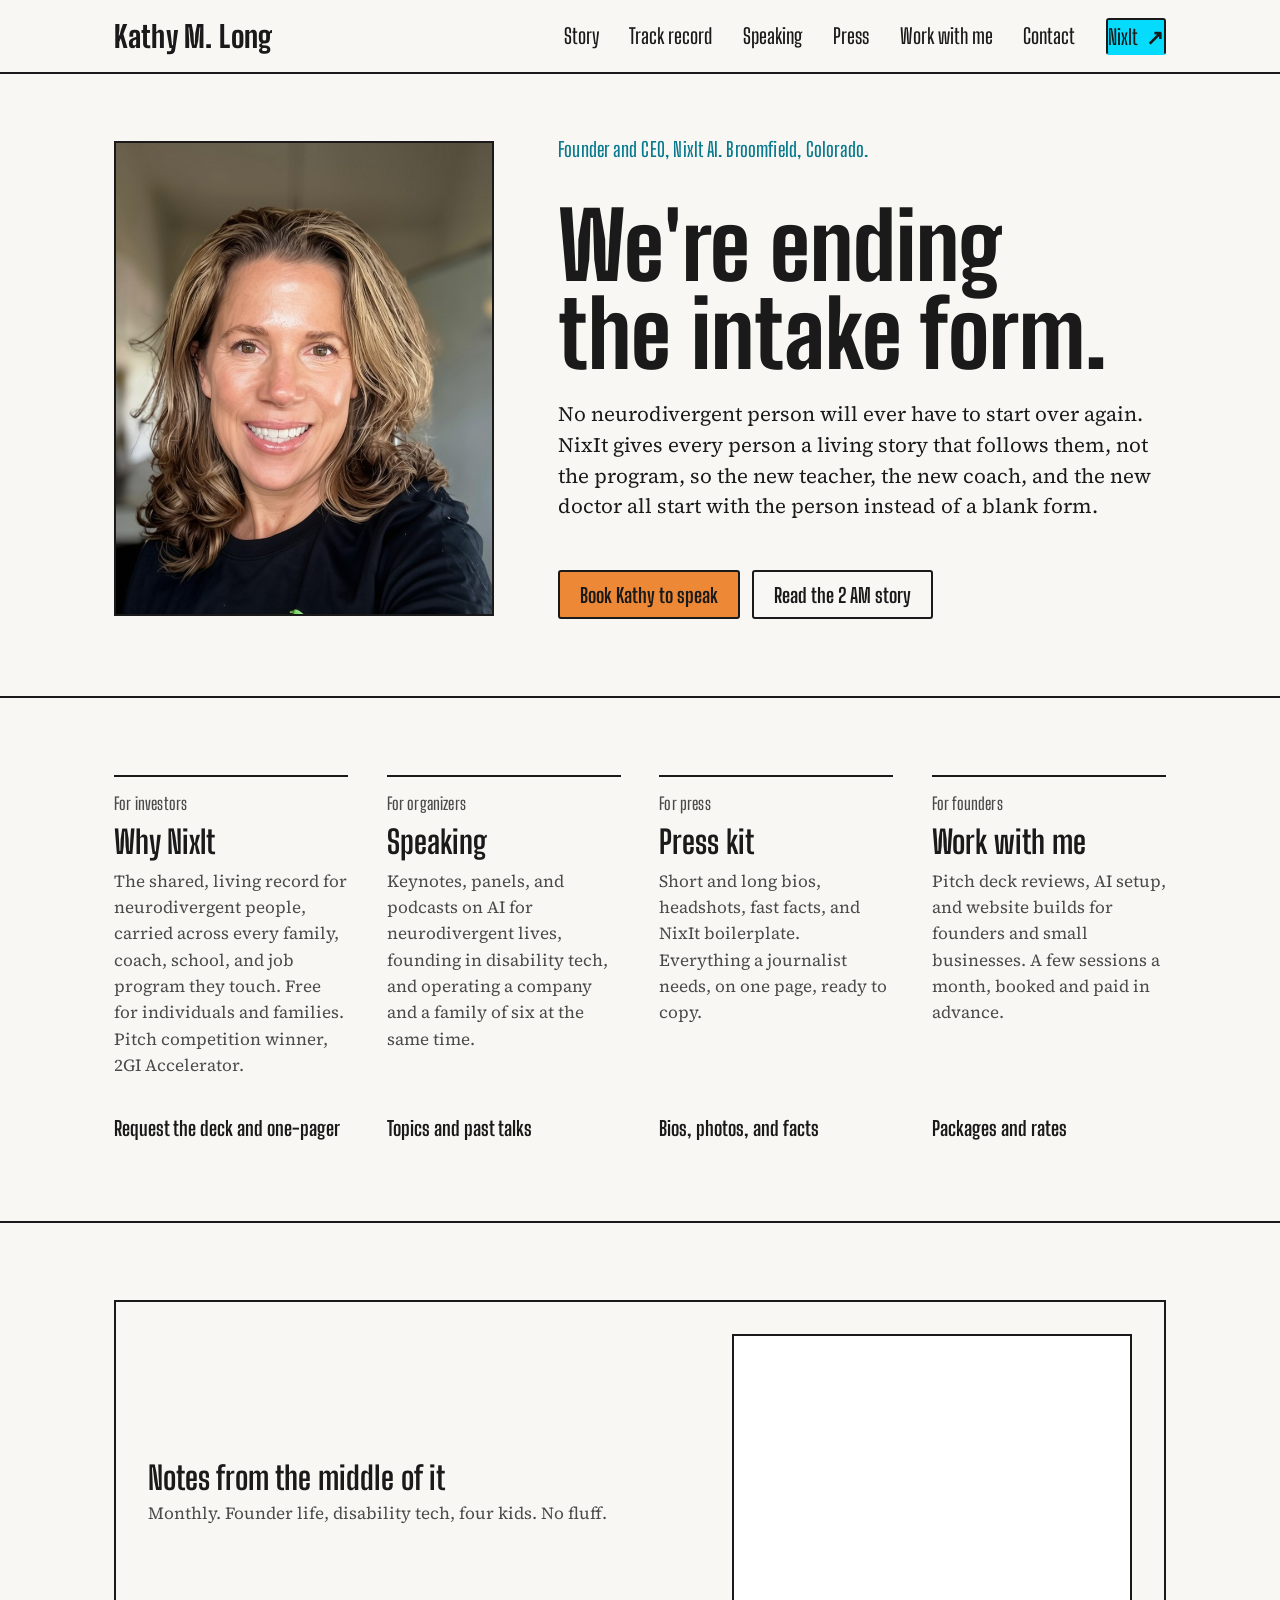
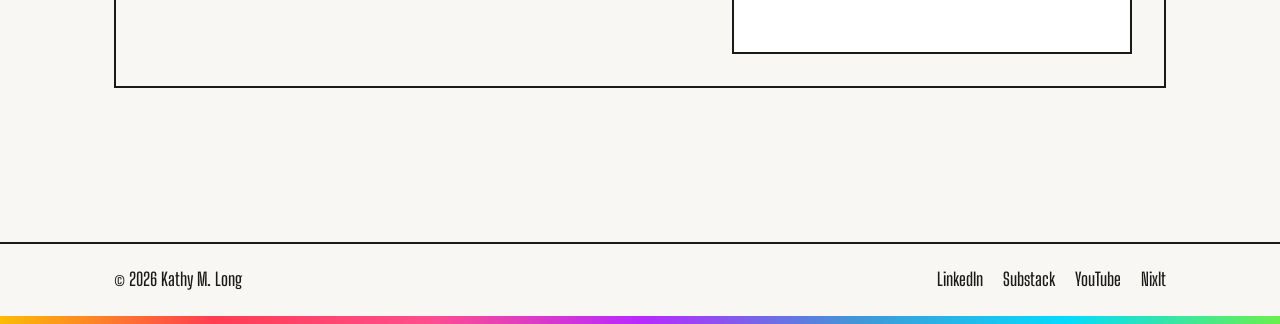
<file: index.html>
<!DOCTYPE html>
<html lang="en">
<head>
<meta charset="utf-8">
<meta name="viewport" content="width=device-width, initial-scale=1">
<title>Kathy M. Long</title>
<meta name="description" content="Kathy M. Long is the founder and CEO of NixIt AI. Speaker on AI for neurodivergent lives, founding in disability tech, and running a company and a family of six at once.">
<link rel="canonical" href="https://kathymlong.com/">
<meta property="og:type" content="website">
<meta property="og:title" content="Kathy M. Long">
<meta property="og:description" content="Founder and CEO of NixIt AI. We're ending the intake form.">
<meta property="og:url" content="https://kathymlong.com/">
<meta property="og:image" content="https://kathymlong.com/assets/og.jpg">
<meta name="twitter:card" content="summary_large_image">
<link rel="icon" href="favicon.svg" type="image/svg+xml">
<link rel="stylesheet" href="styles.css">
</head>
<body>
<a class="skip" href="#main">Skip to content</a>

<header class="site-head">
  <div class="wrap">
    <a class="brand" href="index.html">Kathy M. Long</a>
    <button class="nav-toggle" aria-expanded="false" aria-controls="nav" aria-label="Menu"><span></span></button>
    <nav class="nav" id="nav">
      <a href="story.html">Story</a>
      <a href="record.html">Track record</a>
      <a href="speaking.html">Speaking</a>
      <a href="press.html">Press</a>
      <a href="work.html">Work with me</a>
      <a href="contact.html">Contact</a>
      <a class="btn btn-cyan btn-sm ext" href="https://nixit.ai" rel="noopener">NixIt</a>
    </nav>
  </div>
</header>

<main id="main">

  <section class="hero">
    <div class="wrap">
      <figure class="portrait">
        <img src="assets/headshot.jpg" alt="Kathy M. Long" width="676" height="846" fetchpriority="high">
      </figure>
      <div class="hero-copy">
        <p class="kicker">Founder and CEO, NixIt AI. Broomfield, Colorado.</p>
        <h1>We're ending the intake form.</h1>
        <p class="lede">No neurodivergent person will ever have to start over again. NixIt gives every person a living story that follows them, not the program, so the new teacher, the new coach, and the new doctor all start with the person instead of a blank form.</p>
        <div class="hero-actions">
          <a class="btn btn-primary" href="contact.html?about=speaking">Book Kathy to speak</a>
          <a class="btn" href="story.html#moonshot">Read the 2 AM story</a>
        </div>
      </div>
    </div>
  </section>

  <!-- "As seen in" logo strip. Hidden until there is real coverage. Drop logos into assets/press/ and remove the .todo class. -->
  <section class="section section-tight todo" aria-label="As seen in">
    <div class="wrap">
      <p class="small">As seen in</p>
    </div>
  </section>

  <section class="section">
    <div class="wrap">
      <div class="doors doors-4">
        <article class="door">
          <p class="kicker">For investors</p>
          <h3>Why NixIt</h3>
          <p>The shared, living record for neurodivergent people, carried across every family, coach, school, and job program they touch. Free for individuals and families. Pitch competition winner, 2GI Accelerator.</p>
          <a class="more" href="contact.html?about=investing">Request the deck and one-pager</a>
        </article>
        <article class="door">
          <p class="kicker">For organizers</p>
          <h3>Speaking</h3>
          <p>Keynotes, panels, and podcasts on AI for neurodivergent lives, founding in disability tech, and operating a company and a family of six at the same time.</p>
          <a class="more" href="speaking.html">Topics and past talks</a>
        </article>
        <article class="door">
          <p class="kicker">For press</p>
          <h3>Press kit</h3>
          <p>Short and long bios, headshots, fast facts, and NixIt boilerplate. Everything a journalist needs, on one page, ready to copy.</p>
          <a class="more" href="press.html">Bios, photos, and facts</a>
        </article>
        <article class="door">
          <p class="kicker">For founders</p>
          <h3>Work with me</h3>
          <p>Pitch deck reviews, AI setup, and website builds for founders and small businesses. A few sessions a month, booked and paid in advance.</p>
          <a class="more" href="work.html">Packages and rates</a>
        </article>
      </div>
    </div>
  </section>

  <section class="section">
    <div class="wrap">
      <div class="newsletter">
        <div>
          <h3>Notes from the middle of it</h3>
          <p>Monthly. Founder life, disability tech, four kids. No fluff.</p>
        </div>
        <!-- site.js swaps this form for the Substack signup embed (LINKS.substackPublication); this Web3Forms form is the fallback if that is emptied -->
        <form class="subscribe" action="https://api.web3forms.com/submit" method="post" data-newsletter>
          <input type="hidden" name="access_key" value="299307eb-82bd-4934-8739-4f7ab630a431">
          <input type="hidden" name="subject" value="kathymlong.com: newsletter signup">
          <input type="hidden" name="from_name" value="kathymlong.com">
          <input type="hidden" name="redirect" value="https://kathymlong.com/thanks.html">
          <input type="checkbox" name="botcheck" class="sr-only" tabindex="-1" autocomplete="off" aria-hidden="true">
          <label class="sr-only" for="nl-email">Email address</label>
          <input id="nl-email" type="email" name="email" placeholder="you@email.com" required autocomplete="email">
          <button class="btn" type="submit">Subscribe</button>
          <p class="form-status" role="status" aria-live="polite" style="flex-basis:100%;margin:0"></p>
        </form>
      </div>
    </div>
  </section>

</main>

<footer class="site-foot">
  <div class="wrap">
    <span>&copy; <span data-year>2026</span> Kathy M. Long</span>
    <nav aria-label="Elsewhere">
      <a href="#" data-linkedin rel="noopener">LinkedIn</a>
      <a href="#" data-substack-home rel="noopener">Substack</a>
      <a href="#" data-youtube rel="noopener">YouTube</a>
      <a href="https://nixit.ai" rel="noopener">NixIt</a>
    </nav>
  </div>
  <div class="spectrum" aria-hidden="true"></div>
</footer>

<script src="site.js" defer></script>
</body>
</html>
</file>
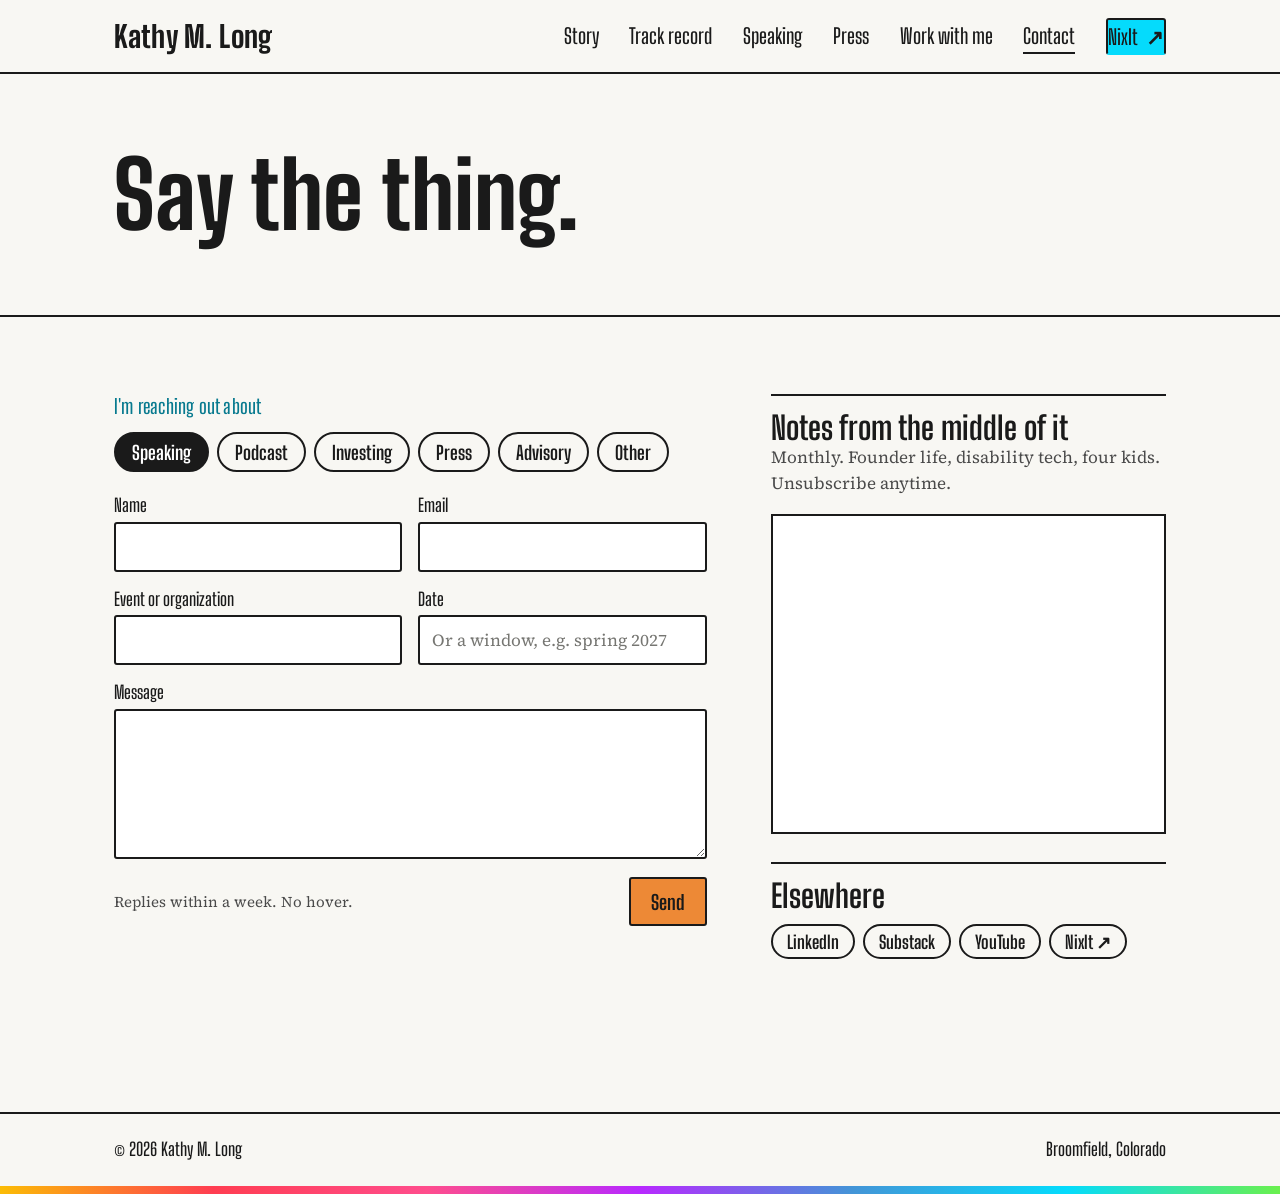
<file: contact.html>
<!DOCTYPE html>
<html lang="en">
<head>
<meta charset="utf-8">
<meta name="viewport" content="width=device-width, initial-scale=1">
<title>Contact | Kathy M. Long</title>
<meta name="description" content="Book Kathy M. Long to speak, request the NixIt investor deck, pitch a podcast, or reach her for press. Replies within a week.">
<link rel="canonical" href="https://kathymlong.com/contact.html">
<meta property="og:type" content="website">
<meta property="og:title" content="Contact | Kathy M. Long">
<meta property="og:description" content="Say the thing. Replies within a week. No hover.">
<meta property="og:url" content="https://kathymlong.com/contact.html">
<meta property="og:image" content="https://kathymlong.com/assets/og.jpg">
<link rel="icon" href="favicon.svg" type="image/svg+xml">
<link rel="stylesheet" href="styles.css">
</head>
<body>
<a class="skip" href="#main">Skip to content</a>

<header class="site-head">
  <div class="wrap">
    <a class="brand" href="index.html">Kathy M. Long</a>
    <button class="nav-toggle" aria-expanded="false" aria-controls="nav" aria-label="Menu"><span></span></button>
    <nav class="nav" id="nav">
      <a href="story.html">Story</a>
      <a href="record.html">Track record</a>
      <a href="speaking.html">Speaking</a>
      <a href="press.html">Press</a>
      <a href="work.html">Work with me</a>
      <a href="contact.html" aria-current="page">Contact</a>
      <a class="btn btn-cyan btn-sm ext" href="https://nixit.ai" rel="noopener">NixIt</a>
    </nav>
  </div>
</header>

<main id="main">

  <section class="section">
    <div class="wrap">
      <h1>Say the thing.</h1>
    </div>
  </section>

  <section class="section">
    <div class="wrap contact-grid">

      <!-- Web3Forms key: submissions go to kathy@nixit.ai -->
      <form id="contact-form" class="form-stack" action="https://api.web3forms.com/submit" method="POST" novalidate>
        <input type="hidden" name="access_key" value="299307eb-82bd-4934-8739-4f7ab630a431">
        <input type="hidden" name="subject" id="form-subject" value="kathymlong.com: new message">
        <input type="hidden" name="from_name" value="kathymlong.com">
        <input type="hidden" name="redirect" value="https://kathymlong.com/thanks.html">
        <input type="checkbox" name="botcheck" class="sr-only" tabindex="-1" autocomplete="off" aria-hidden="true">

        <fieldset style="border:0;padding:0;margin:0">
          <legend style="padding:0"><span class="kicker">I'm reaching out about</span></legend>
          <div class="chips" style="margin-top:10px">
            <label class="chip"><input type="radio" name="about" value="Speaking" checked><span>Speaking</span></label>
            <label class="chip"><input type="radio" name="about" value="Podcast"><span>Podcast</span></label>
            <label class="chip"><input type="radio" name="about" value="Investing"><span>Investing</span></label>
            <label class="chip"><input type="radio" name="about" value="Press"><span>Press</span></label>
            <label class="chip"><input type="radio" name="about" value="Advisory"><span>Advisory</span></label>
            <label class="chip"><input type="radio" name="about" value="Other"><span>Other</span></label>
          </div>
        </fieldset>

        <div class="field-row">
          <div class="field"><label for="f-name">Name</label><input id="f-name" name="name" type="text" required autocomplete="name"></div>
          <div class="field"><label for="f-email">Email</label><input id="f-email" name="email" type="email" required autocomplete="email"></div>
        </div>

        <div class="intent-fields field-row" data-for="Speaking">
          <div class="field"><label for="f-event">Event or organization</label><input id="f-event" name="event_or_org" type="text"></div>
          <div class="field"><label for="f-date">Date</label><input id="f-date" name="event_date" type="text" placeholder="Or a window, e.g. spring 2027"></div>
        </div>
        <div class="intent-fields field-row" data-for="Podcast" hidden>
          <div class="field"><label for="f-show">Show</label><input id="f-show" name="show" type="text"></div>
          <div class="field"><label for="f-window">Recording window</label><input id="f-window" name="recording_window" type="text"></div>
        </div>
        <div class="intent-fields field-row" data-for="Investing" hidden>
          <div class="field"><label for="f-fund">Fund or firm</label><input id="f-fund" name="fund_or_firm" type="text"></div>
          <div class="field"><label for="f-stage">Stage you invest at</label><input id="f-stage" name="stage" type="text" placeholder="e.g. pre-seed, seed"></div>
        </div>
        <div class="intent-fields field-row" data-for="Press" hidden>
          <div class="field"><label for="f-outlet">Outlet</label><input id="f-outlet" name="outlet" type="text"></div>
          <div class="field"><label for="f-deadline">Deadline</label><input id="f-deadline" name="deadline" type="text"></div>
        </div>

        <div class="field"><label for="f-message">Message</label><textarea id="f-message" name="message" required></textarea></div>

        <div class="form-foot">
          <span class="small">Replies within a week. No hover.</span>
          <button class="btn btn-primary" type="submit">Send</button>
        </div>
        <p class="form-status" id="form-status" role="status" aria-live="polite"></p>
      </form>

      <aside>
        <div class="aside-block">
          <h3>Notes from the middle of it</h3>
          <p>Monthly. Founder life, disability tech, four kids. Unsubscribe anytime.</p>
          <!-- site.js swaps this form for the Substack signup embed (LINKS.substackPublication); this Web3Forms form is the fallback if that is emptied -->
          <form class="subscribe" action="https://api.web3forms.com/submit" method="post" data-newsletter style="margin-top:12px">
            <input type="hidden" name="access_key" value="299307eb-82bd-4934-8739-4f7ab630a431">
            <input type="hidden" name="subject" value="kathymlong.com: newsletter signup">
            <input type="hidden" name="from_name" value="kathymlong.com">
            <input type="hidden" name="redirect" value="https://kathymlong.com/thanks.html">
            <input type="checkbox" name="botcheck" class="sr-only" tabindex="-1" autocomplete="off" aria-hidden="true">
            <label class="sr-only" for="nl-email">Email address</label>
            <input id="nl-email" type="email" name="email" placeholder="you@email.com" required autocomplete="email">
            <button class="btn btn-cyan" type="submit">Subscribe</button>
            <p class="form-status" role="status" aria-live="polite" style="flex-basis:100%;margin:0"></p>
          </form>
        </div>
        <div class="aside-block">
          <h3>Elsewhere</h3>
          <div class="links" style="margin-top:12px">
            <a href="#" data-linkedin rel="noopener">LinkedIn</a>
            <a href="#" data-substack-home rel="noopener">Substack</a>
            <a href="#" data-youtube rel="noopener">YouTube</a>
            <a href="https://nixit.ai" rel="noopener" class="ext">NixIt</a>
          </div>
        </div>
      </aside>

    </div>
  </section>

</main>

<footer class="site-foot">
  <div class="wrap">
    <span>&copy; <span data-year>2026</span> Kathy M. Long</span>
    <span>Broomfield, Colorado</span>
  </div>
  <div class="spectrum" aria-hidden="true"></div>
</footer>

<script src="site.js" defer></script>
</body>
</html>
</file>
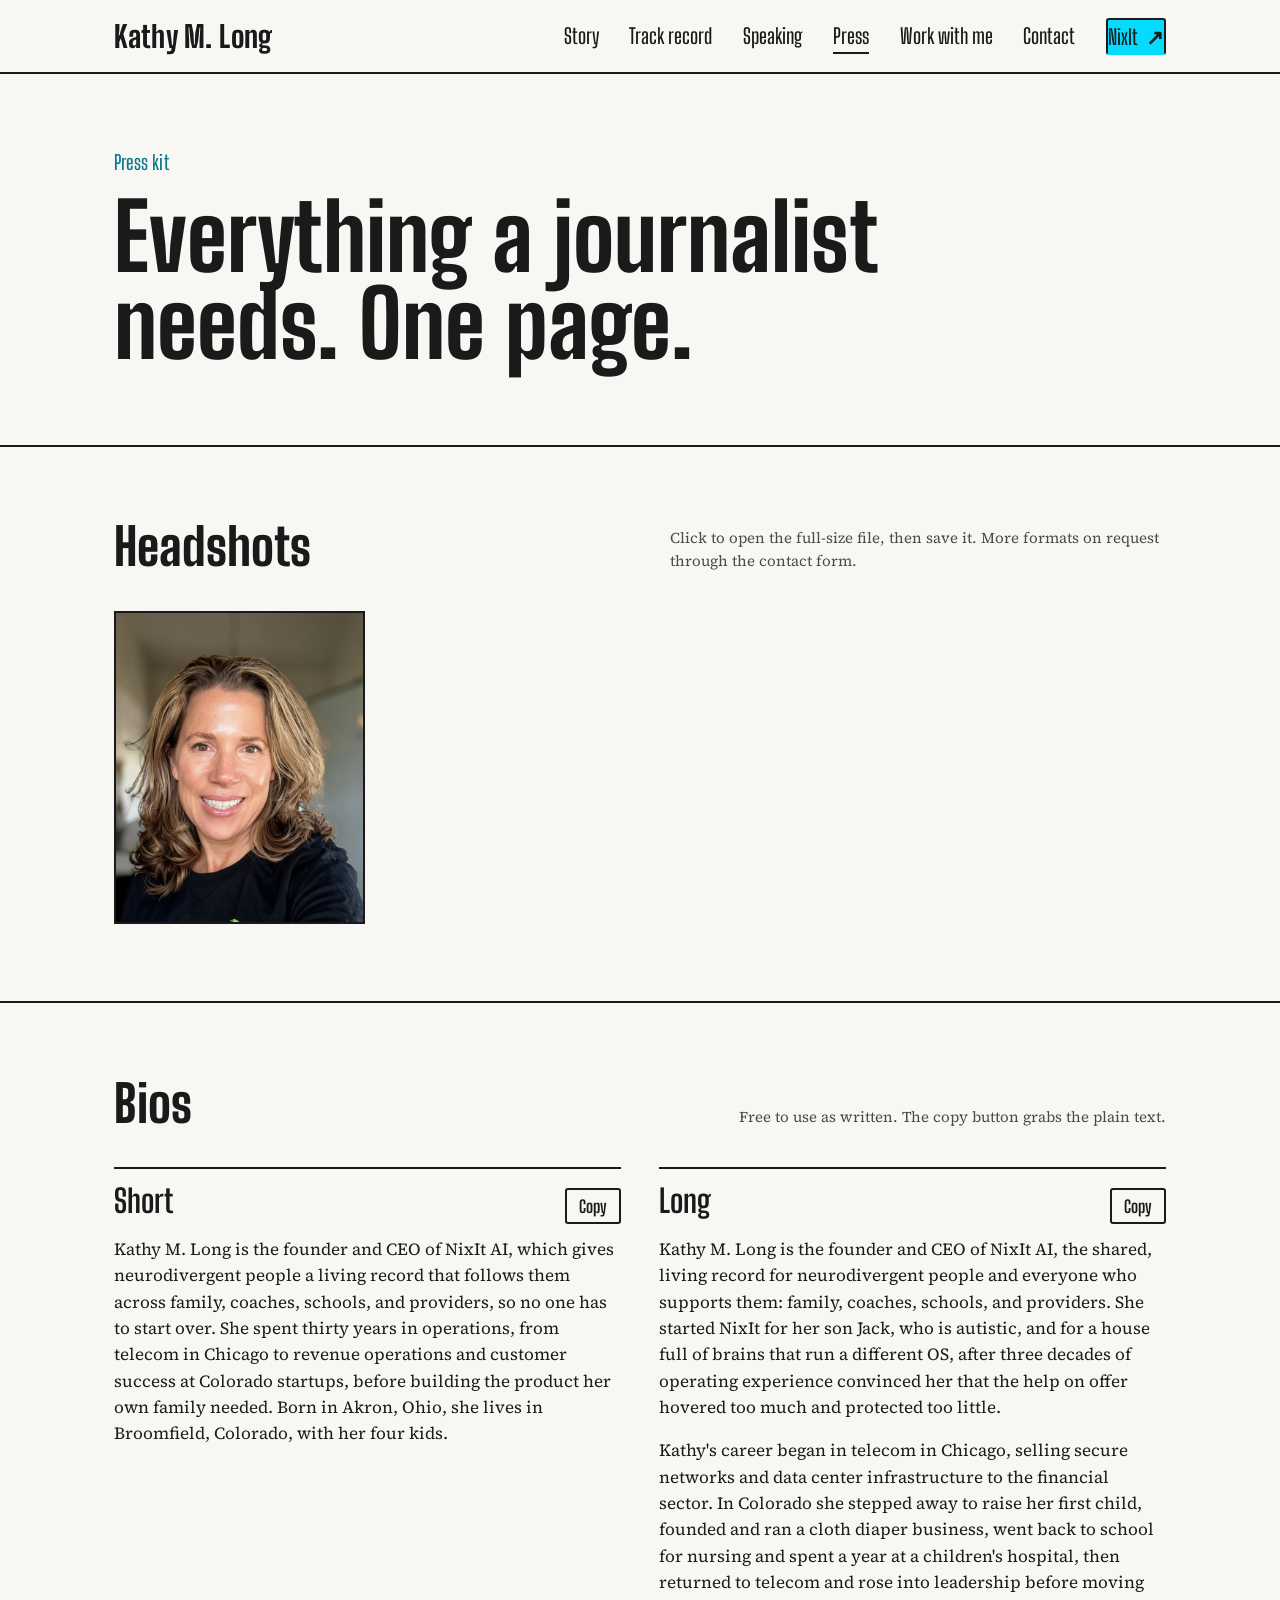
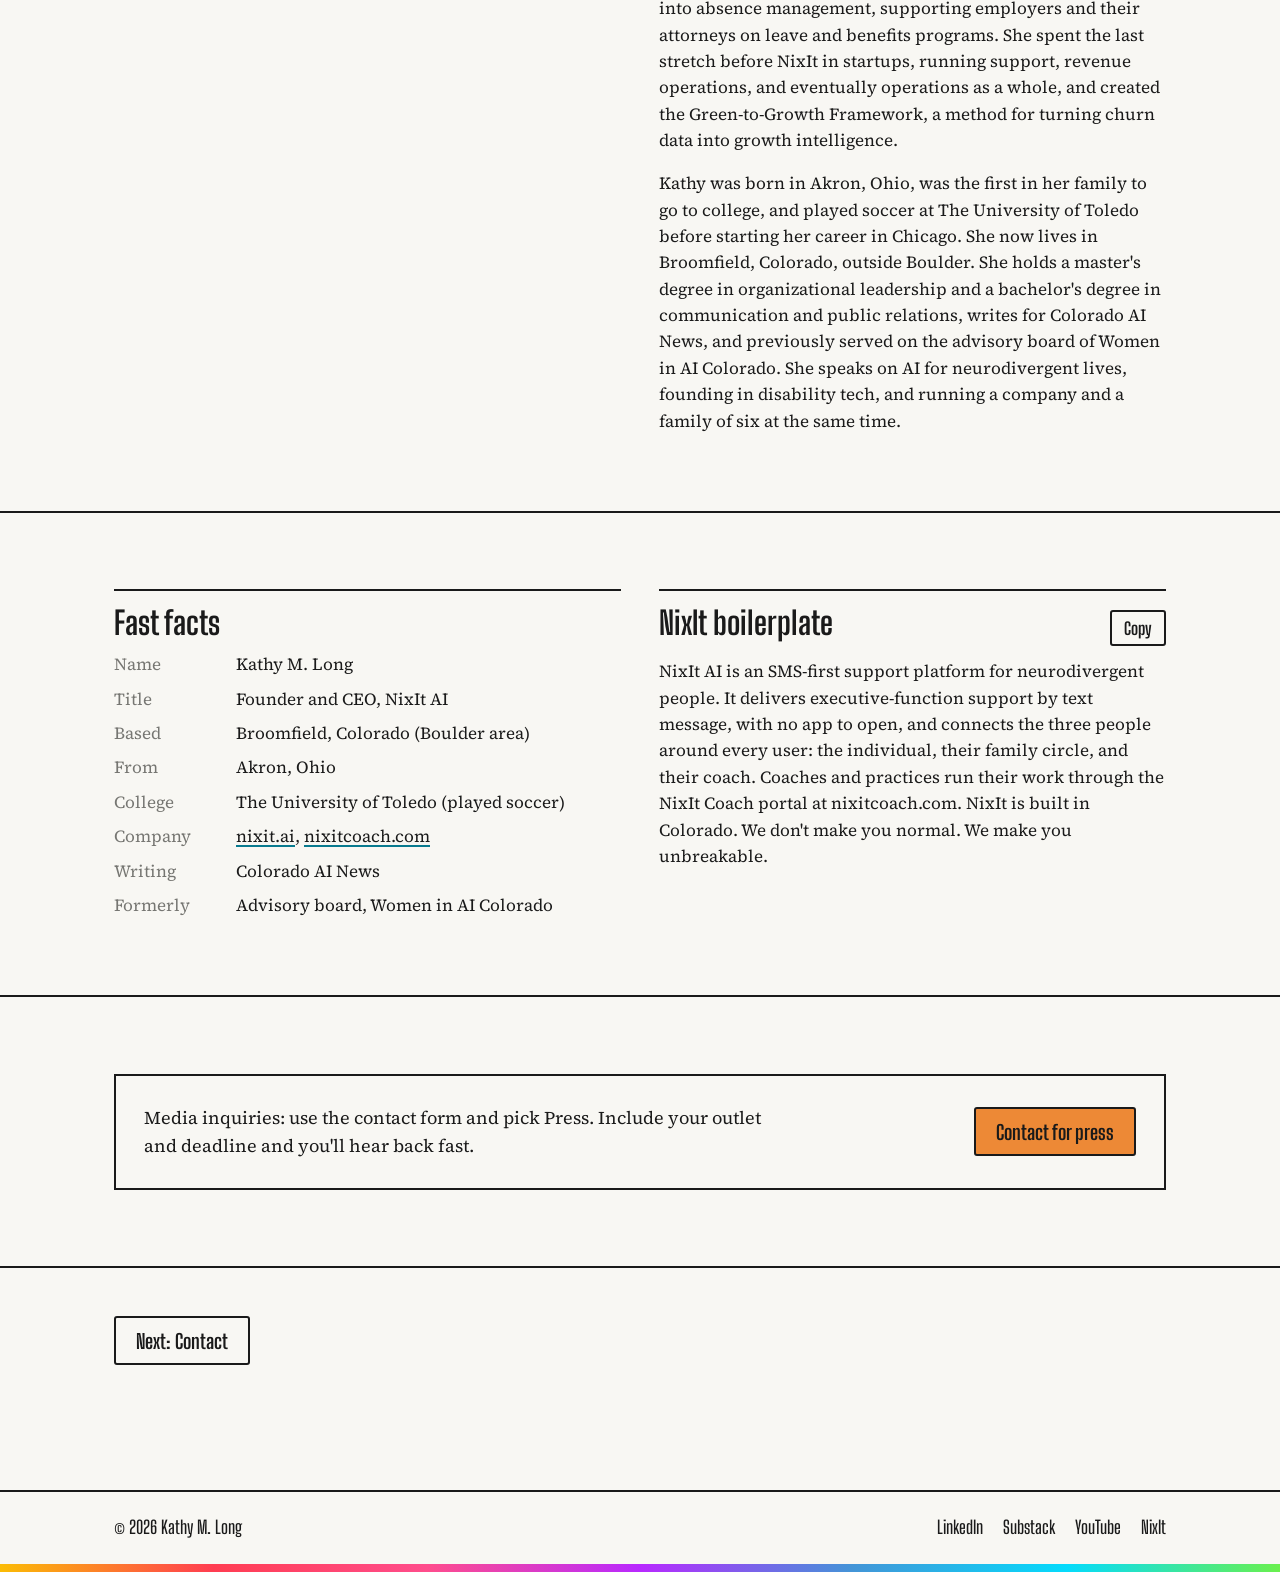
<file: press.html>
<!DOCTYPE html>
<html lang="en">
<head>
<meta charset="utf-8">
<meta name="viewport" content="width=device-width, initial-scale=1">
<title>Press kit | Kathy M. Long</title>
<meta name="description" content="Press kit for Kathy M. Long, founder and CEO of NixIt AI: short and long bios, headshots, fast facts, and NixIt boilerplate.">
<link rel="canonical" href="https://kathymlong.com/press.html">
<meta property="og:type" content="website">
<meta property="og:title" content="Press kit | Kathy M. Long">
<meta property="og:description" content="Everything a journalist needs. One page.">
<meta property="og:url" content="https://kathymlong.com/press.html">
<meta property="og:image" content="https://kathymlong.com/assets/og.jpg">
<link rel="icon" href="favicon.svg" type="image/svg+xml">
<link rel="stylesheet" href="styles.css">
</head>
<body>
<a class="skip" href="#main">Skip to content</a>

<header class="site-head">
  <div class="wrap">
    <a class="brand" href="index.html">Kathy M. Long</a>
    <button class="nav-toggle" aria-expanded="false" aria-controls="nav" aria-label="Menu"><span></span></button>
    <nav class="nav" id="nav">
      <a href="story.html">Story</a>
      <a href="record.html">Track record</a>
      <a href="speaking.html">Speaking</a>
      <a href="press.html" aria-current="page">Press</a>
      <a href="work.html">Work with me</a>
      <a href="contact.html">Contact</a>
      <a class="btn btn-cyan btn-sm ext" href="https://nixit.ai" rel="noopener">NixIt</a>
    </nav>
  </div>
</header>

<main id="main">

  <section class="section">
    <div class="wrap section-head" style="margin-bottom:0">
      <div>
        <p class="kicker">Press kit</p>
        <h1 style="margin-top:10px">Everything a journalist needs. One page.</h1>
      </div>
      <!-- Enable once assets/press-kit.zip exists: remove .todo -->
      <a class="btn todo" href="assets/press-kit.zip" download>Download all (.zip)</a>
    </div>
  </section>

  <section class="section" aria-label="Headshots">
    <div class="wrap">
      <div class="section-head">
        <h2>Headshots</h2>
        <p class="small">Click to open the full-size file, then save it. More formats on request through the contact form.</p>
      </div>
      <div class="headshots">
        <a class="headshot" href="assets/press/kathy-m-long-headshot.jpg" download="kathy-m-long-headshot.jpg"><img src="assets/press/kathy-m-long-headshot.jpg" alt="Kathy M. Long, color headshot" width="768" height="846" loading="lazy"></a>
        <!-- Add more: <a class="headshot" href="assets/press/FILE.jpg" download><img src="assets/press/FILE.jpg" alt="..." loading="lazy"></a> -->
      </div>
    </div>
  </section>

  <section class="section">
    <div class="wrap">
      <div class="section-head">
        <h2>Bios</h2>
        <p class="small">Free to use as written. The copy button grabs the plain text.</p>
      </div>
      <div class="bios">
        <article class="bio">
          <div class="bio-head"><h3>Short</h3><button class="copy-btn" type="button" data-copy="bio-short">Copy</button></div>
          <div id="bio-short">
            <p>Kathy M. Long is the founder and CEO of NixIt AI, which gives neurodivergent people a living record that follows them across family, coaches, schools, and providers, so no one has to start over. She spent thirty years in operations, from telecom in Chicago to revenue operations and customer success at Colorado startups, before building the product her own family needed. Born in Akron, Ohio, she lives in Broomfield, Colorado, with her four kids.</p>
          </div>
        </article>
        <article class="bio">
          <div class="bio-head"><h3>Long</h3><button class="copy-btn" type="button" data-copy="bio-long">Copy</button></div>
          <div id="bio-long">
            <p>Kathy M. Long is the founder and CEO of NixIt AI, the shared, living record for neurodivergent people and everyone who supports them: family, coaches, schools, and providers. She started NixIt for her son Jack, who is autistic, and for a house full of brains that run a different OS, after three decades of operating experience convinced her that the help on offer hovered too much and protected too little.</p>
            <p>Kathy's career began in telecom in Chicago, selling secure networks and data center infrastructure to the financial sector. In Colorado she stepped away to raise her first child, founded and ran a cloth diaper business, went back to school for nursing and spent a year at a children's hospital, then returned to telecom and rose into leadership before moving into absence management, supporting employers and their attorneys on leave and benefits programs. She spent the last stretch before NixIt in startups, running support, revenue operations, and eventually operations as a whole, and created the Green-to-Growth Framework, a method for turning churn data into growth intelligence.</p>
            <p>Kathy was born in Akron, Ohio, was the first in her family to go to college, and played soccer at The University of Toledo before starting her career in Chicago. She now lives in Broomfield, Colorado, outside Boulder. She holds a master's degree in organizational leadership and a bachelor's degree in communication and public relations, writes for Colorado AI News, and previously served on the advisory board of Women in AI Colorado. She speaks on AI for neurodivergent lives, founding in disability tech, and running a company and a family of six at the same time.</p>
          </div>
        </article>
      </div>
    </div>
  </section>

  <section class="section">
    <div class="wrap facts">
      <div class="facts-block">
        <h3>Fast facts</h3>
        <dl>
          <dt>Name</dt><dd>Kathy M. Long</dd>
          <dt>Title</dt><dd>Founder and CEO, NixIt AI</dd>
          <dt>Based</dt><dd>Broomfield, Colorado (Boulder area)</dd>
          <dt>From</dt><dd>Akron, Ohio</dd>
          <dt>College</dt><dd>The University of Toledo (played soccer)</dd>
          <dt>Company</dt><dd><a href="https://nixit.ai" rel="noopener">nixit.ai</a>, <a href="https://nixitcoach.com" rel="noopener">nixitcoach.com</a></dd>
          <dt>Writing</dt><dd>Colorado AI News</dd>
          <dt>Formerly</dt><dd>Advisory board, Women in AI Colorado</dd>
        </dl>
      </div>
      <div class="facts-block">
        <div class="bio-head"><h3>NixIt boilerplate</h3><button class="copy-btn" type="button" data-copy="boilerplate">Copy</button></div>
        <div id="boilerplate" style="margin-top:12px">
          <p style="font-size:17px">NixIt AI is an SMS-first support platform for neurodivergent people. It delivers executive-function support by text message, with no app to open, and connects the three people around every user: the individual, their family circle, and their coach. Coaches and practices run their work through the NixIt Coach portal at nixitcoach.com. NixIt is built in Colorado. We don't make you normal. We make you unbreakable.</p>
        </div>
        <!-- Logo pack: add assets/nixit-logos.zip and remove .todo -->
        <p class="todo" style="margin-top:12px"><a href="assets/nixit-logos.zip" download>Download the NixIt logo pack</a></p>
      </div>
    </div>
  </section>

  <!-- Coverage. Hidden until there is real coverage. Remove .todo and fill rows. -->
  <section class="section todo" aria-label="Coverage">
    <div class="wrap">
      <h2 style="margin-bottom:20px">Coverage</h2>
      <ul class="coverage">
        <li><span><strong>Outlet.</strong> Headline of the piece</span><a href="#" rel="noopener">Date</a></li>
        <li><span><strong>Outlet.</strong> Headline of the piece</span><a href="#" rel="noopener">Date</a></li>
      </ul>
    </div>
  </section>

  <section class="section">
    <div class="wrap">
      <div class="cta-bar">
        <p>Media inquiries: use the contact form and pick Press. Include your outlet and deadline and you'll hear back fast.</p>
        <a class="btn btn-primary" href="contact.html?about=press">Contact for press</a>
      </div>
    </div>
  </section>

  <section class="section section-tight">
    <div class="wrap">
      <a class="btn" href="contact.html">Next: Contact</a>
    </div>
  </section>

</main>

<footer class="site-foot">
  <div class="wrap">
    <span>&copy; <span data-year>2026</span> Kathy M. Long</span>
    <nav aria-label="Elsewhere">
      <a href="#" data-linkedin rel="noopener">LinkedIn</a>
      <a href="#" data-substack-home rel="noopener">Substack</a>
      <a href="#" data-youtube rel="noopener">YouTube</a>
      <a href="https://nixit.ai" rel="noopener">NixIt</a>
    </nav>
  </div>
  <div class="spectrum" aria-hidden="true"></div>
</footer>

<script src="site.js" defer></script>
</body>
</html>
</file>
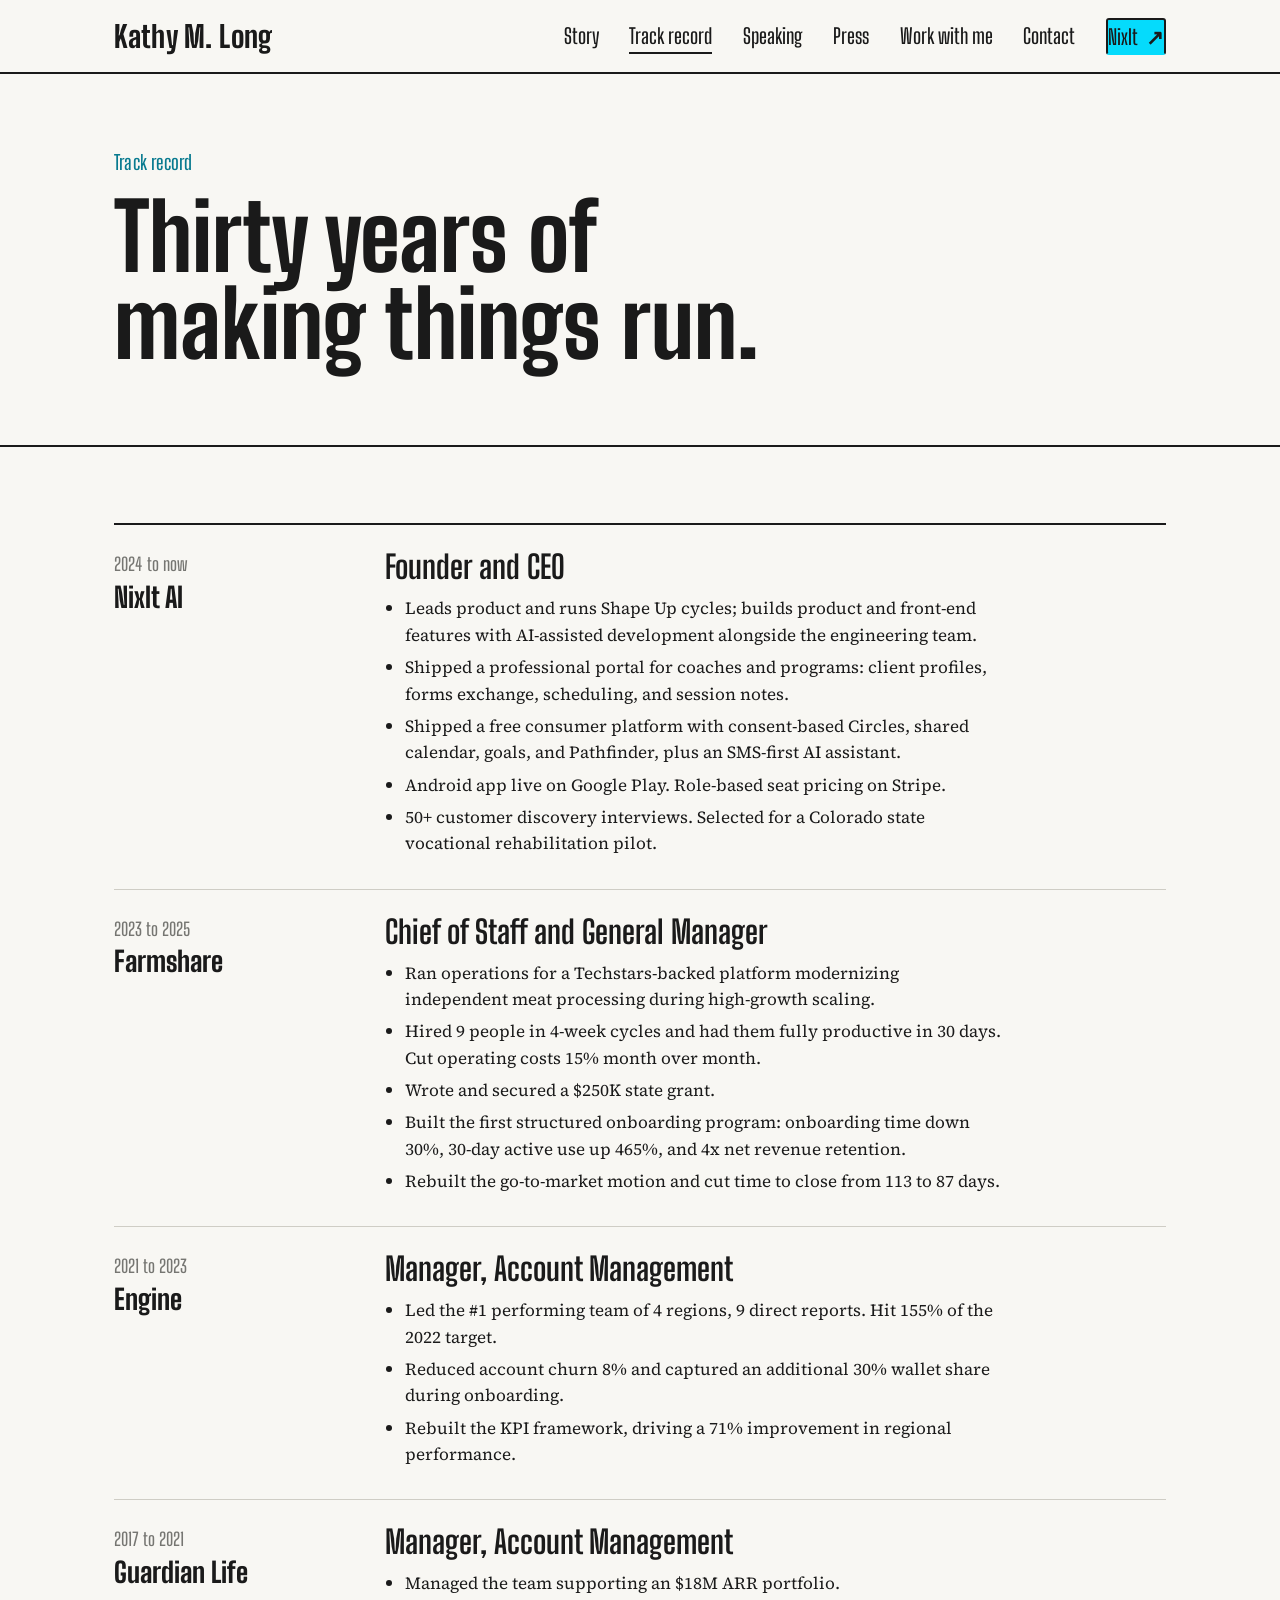
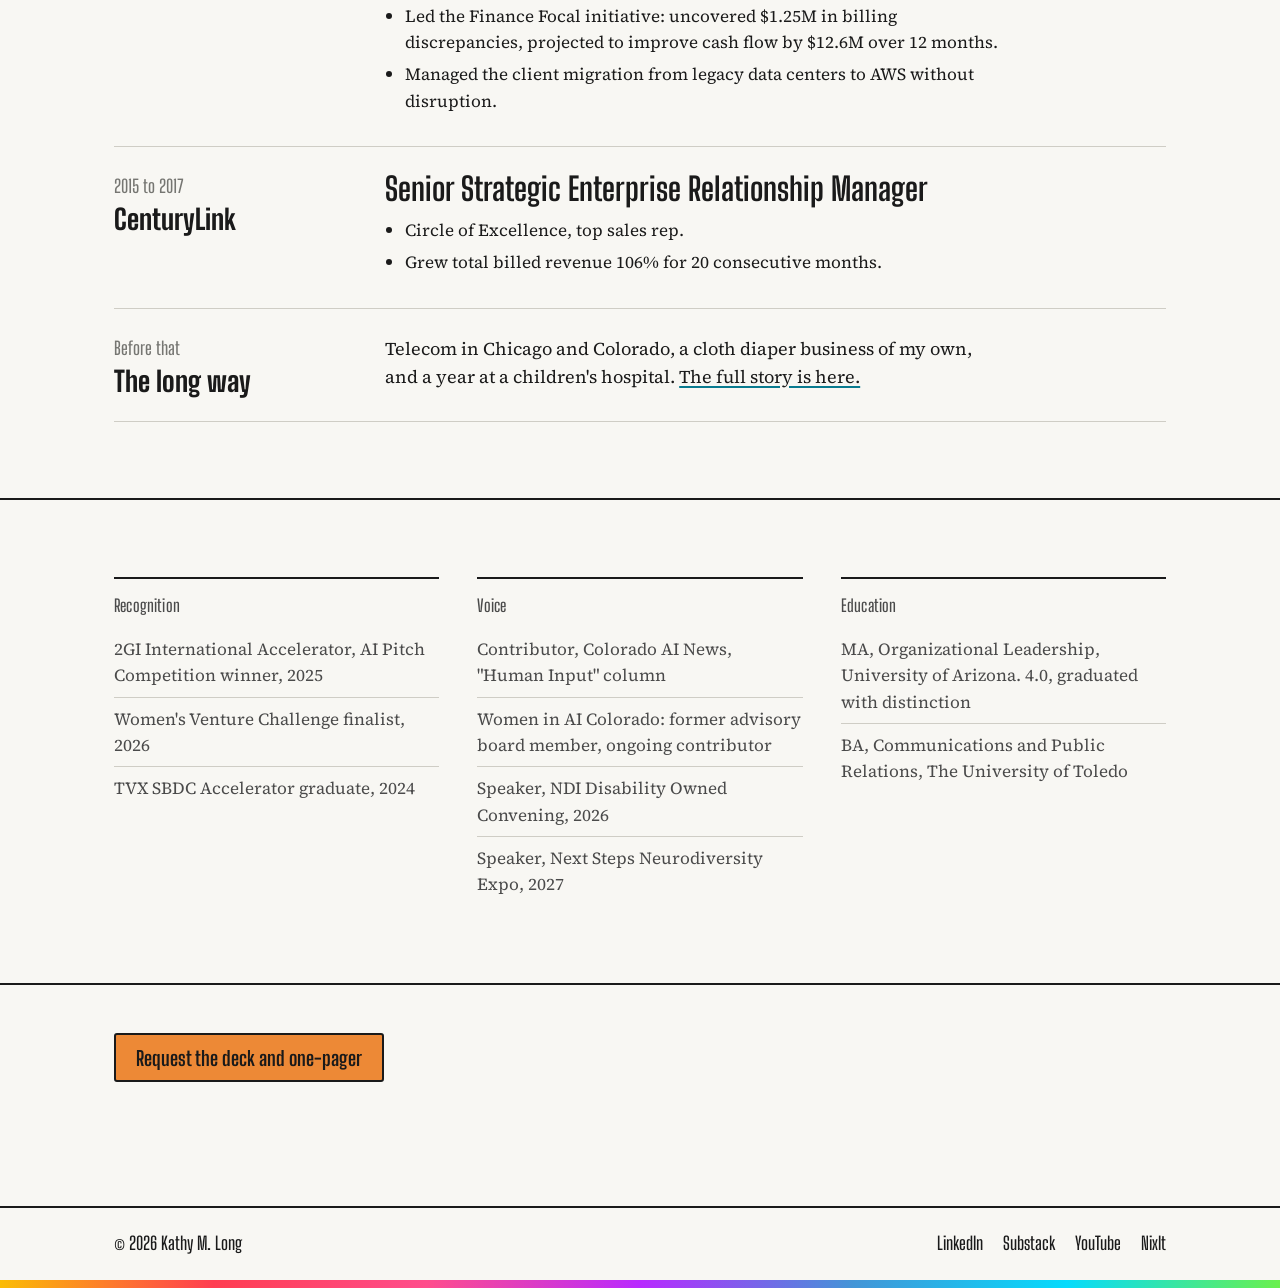
<file: record.html>
<!DOCTYPE html>
<html lang="en">
<head>
<meta charset="utf-8">
<meta name="viewport" content="width=device-width, initial-scale=1">
<title>Track record | Kathy M. Long</title>
<meta name="description" content="Kathy M. Long's track record: thirty years in revenue, operations, and leadership, and founder and CEO of NixIt AI.">
<link rel="canonical" href="https://kathymlong.com/record.html">
<link rel="icon" href="favicon.svg" type="image/svg+xml">
<link rel="stylesheet" href="styles.css">
</head>
<body>
<a class="skip" href="#main">Skip to content</a>
<header class="site-head">
  <div class="wrap">
    <a class="brand" href="index.html">Kathy M. Long</a>
    <button class="nav-toggle" aria-expanded="false" aria-controls="nav" aria-label="Menu"><span></span></button>
    <nav class="nav" id="nav">
      <a href="story.html">Story</a>
      <a href="record.html" aria-current="page">Track record</a>
      <a href="speaking.html">Speaking</a>
      <a href="press.html">Press</a>
      <a href="work.html">Work with me</a>
      <a href="contact.html">Contact</a>
      <a class="btn btn-cyan btn-sm ext" href="https://nixit.ai" rel="noopener">NixIt</a>
    </nav>
  </div>
</header>
<main id="main">

  <section class="section">
    <div class="wrap">
      <p class="kicker">Track record</p>
      <h1 style="margin-top:10px">Thirty years of making things run.</h1>
    </div>
  </section>

  <section class="section">
    <div class="wrap">
      <div class="roles">
        <article class="role">
          <div class="role-meta"><p class="year">2024 to now</p><p class="org">NixIt AI</p></div>
          <div>
            <h3>Founder and CEO</h3>
            <ul>
            <li>Leads product and runs Shape Up cycles; builds product and front-end features with AI-assisted development alongside the engineering team.</li>
            <li>Shipped a professional portal for coaches and programs: client profiles, forms exchange, scheduling, and session notes.</li>
            <li>Shipped a free consumer platform with consent-based Circles, shared calendar, goals, and Pathfinder, plus an SMS-first AI assistant.</li>
            <li>Android app live on Google Play. Role-based seat pricing on Stripe.</li>
            <li>50+ customer discovery interviews. Selected for a Colorado state vocational rehabilitation pilot.</li>
            </ul>
          </div>
        </article>
        <article class="role">
          <div class="role-meta"><p class="year">2023 to 2025</p><p class="org">Farmshare</p></div>
          <div>
            <h3>Chief of Staff and General Manager</h3>
            <ul>
            <li>Ran operations for a Techstars-backed platform modernizing independent meat processing during high-growth scaling.</li>
            <li>Hired 9 people in 4-week cycles and had them fully productive in 30 days. Cut operating costs 15% month over month.</li>
            <li>Wrote and secured a $250K state grant.</li>
            <li>Built the first structured onboarding program: onboarding time down 30%, 30-day active use up 465%, and 4x net revenue retention.</li>
            <li>Rebuilt the go-to-market motion and cut time to close from 113 to 87 days.</li>
            </ul>
          </div>
        </article>
        <article class="role">
          <div class="role-meta"><p class="year">2021 to 2023</p><p class="org">Engine</p></div>
          <div>
            <h3>Manager, Account Management</h3>
            <ul>
            <li>Led the #1 performing team of 4 regions, 9 direct reports. Hit 155% of the 2022 target.</li>
            <li>Reduced account churn 8% and captured an additional 30% wallet share during onboarding.</li>
            <li>Rebuilt the KPI framework, driving a 71% improvement in regional performance.</li>
            </ul>
          </div>
        </article>
        <article class="role">
          <div class="role-meta"><p class="year">2017 to 2021</p><p class="org">Guardian Life</p></div>
          <div>
            <h3>Manager, Account Management</h3>
            <ul>
            <li>Managed the team supporting an $18M ARR portfolio.</li>
            <li>Led the Finance Focal initiative: uncovered $1.25M in billing discrepancies, projected to improve cash flow by $12.6M over 12 months.</li>
            <li>Managed the client migration from legacy data centers to AWS without disruption.</li>
            </ul>
          </div>
        </article>
        <article class="role">
          <div class="role-meta"><p class="year">2015 to 2017</p><p class="org">CenturyLink</p></div>
          <div>
            <h3>Senior Strategic Enterprise Relationship Manager</h3>
            <ul>
            <li>Circle of Excellence, top sales rep.</li>
            <li>Grew total billed revenue 106% for 20 consecutive months.</li>
            </ul>
          </div>
        </article>
        <article class="role">
          <div class="role-meta"><p class="year">Before that</p><p class="org">The long way</p></div>
          <div>
            <p>Telecom in Chicago and Colorado, a cloth diaper business of my own, and a year at a children's hospital. <a href="story.html">The full story is here.</a></p>
          </div>
        </article>
      </div>
    </div>
  </section>

  <section class="section">
    <div class="wrap">
      <div class="doors">
        <article class="door">
          <p class="kicker">Recognition</p>
          <ul class="plain">
            <li>2GI International Accelerator, AI Pitch Competition winner, 2025</li>
            <li>Women's Venture Challenge finalist, 2026</li>
            <li>TVX SBDC Accelerator graduate, 2024</li>
          </ul>
        </article>
        <article class="door">
          <p class="kicker">Voice</p>
          <ul class="plain">
            <li>Contributor, Colorado AI News, "Human Input" column</li>
            <li>Women in AI Colorado: former advisory board member, ongoing contributor</li>
            <li>Speaker, NDI Disability Owned Convening, 2026</li>
            <li>Speaker, Next Steps Neurodiversity Expo, 2027</li>
          </ul>
        </article>
        <article class="door">
          <p class="kicker">Education</p>
          <ul class="plain">
            <li>MA, Organizational Leadership, University of Arizona. 4.0, graduated with distinction</li>
            <li>BA, Communications and Public Relations, The University of Toledo</li>
          </ul>
        </article>
      </div>
    </div>
  </section>

  <section class="section section-tight">
    <div class="wrap">
      <a class="btn btn-primary" href="contact.html?about=investing">Request the deck and one-pager</a>
    </div>
  </section>

</main>
<footer class="site-foot">
  <div class="wrap">
    <span>&copy; <span data-year>2026</span> Kathy M. Long</span>
    <nav aria-label="Elsewhere">
      <a href="#" data-linkedin rel="noopener">LinkedIn</a>
      <a href="#" data-substack-home rel="noopener">Substack</a>
      <a href="#" data-youtube rel="noopener">YouTube</a>
      <a href="https://nixit.ai" rel="noopener">NixIt</a>
    </nav>
  </div>
  <div class="spectrum" aria-hidden="true"></div>
</footer>
<script src="site.js" defer></script>
</body>
</html>
</file>
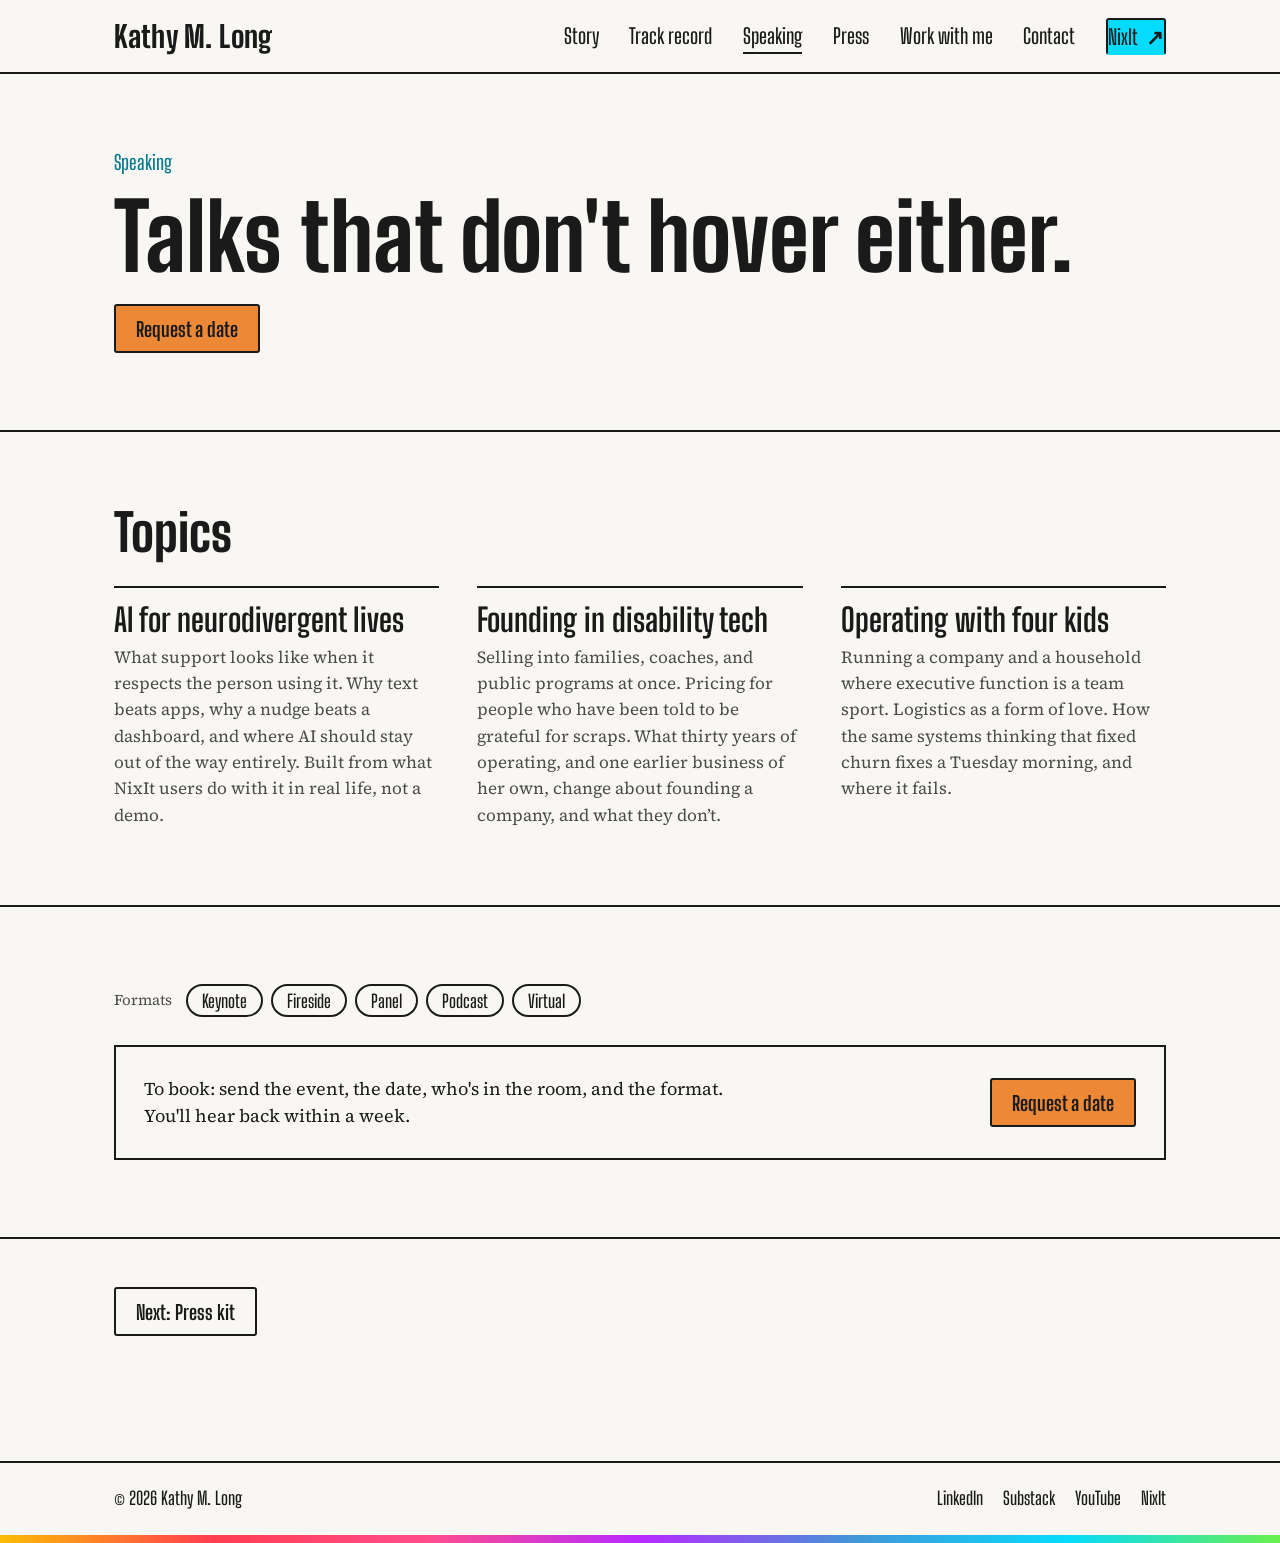
<file: speaking.html>
<!DOCTYPE html>
<html lang="en">
<head>
<meta charset="utf-8">
<meta name="viewport" content="width=device-width, initial-scale=1">
<title>Speaking | Kathy M. Long</title>
<meta name="description" content="Book Kathy M. Long for keynotes, panels, firesides, and podcasts on AI for neurodivergent lives, founding in disability tech, and operating with four kids.">
<link rel="canonical" href="https://kathymlong.com/speaking.html">
<meta property="og:type" content="website">
<meta property="og:title" content="Speaking | Kathy M. Long">
<meta property="og:description" content="Talks that don't hover either. Keynotes, panels, firesides, and podcasts.">
<meta property="og:url" content="https://kathymlong.com/speaking.html">
<meta property="og:image" content="https://kathymlong.com/assets/og.jpg">
<link rel="icon" href="favicon.svg" type="image/svg+xml">
<link rel="stylesheet" href="styles.css">
</head>
<body>
<a class="skip" href="#main">Skip to content</a>

<header class="site-head">
  <div class="wrap">
    <a class="brand" href="index.html">Kathy M. Long</a>
    <button class="nav-toggle" aria-expanded="false" aria-controls="nav" aria-label="Menu"><span></span></button>
    <nav class="nav" id="nav">
      <a href="story.html">Story</a>
      <a href="record.html">Track record</a>
      <a href="speaking.html" aria-current="page">Speaking</a>
      <a href="press.html">Press</a>
      <a href="work.html">Work with me</a>
      <a href="contact.html">Contact</a>
      <a class="btn btn-cyan btn-sm ext" href="https://nixit.ai" rel="noopener">NixIt</a>
    </nav>
  </div>
</header>

<main id="main">

  <section class="section">
    <div class="wrap section-head" style="margin-bottom:0">
      <div>
        <p class="kicker">Speaking</p>
        <h1 style="margin-top:10px">Talks that don't hover either.</h1>
      </div>
      <a class="btn btn-primary" href="contact.html?about=speaking">Request a date</a>
    </div>
  </section>

  <!-- Featured talk video. Hidden until a video exists. Replace VIDEO_ID and remove .todo -->
  <section class="section todo" aria-label="Featured talk">
    <div class="wrap">
      <div style="aspect-ratio:16/9;border:2px solid var(--ink);background:#000">
        <iframe style="width:100%;height:100%;border:0" src="https://www.youtube-nocookie.com/embed/VIDEO_ID" title="Featured talk" allow="accelerometer; encrypted-media; picture-in-picture" allowfullscreen loading="lazy"></iframe>
      </div>
    </div>
  </section>

  <section class="section">
    <div class="wrap">
      <h2 style="margin-bottom:28px">Topics</h2>
      <div class="topics">
        <article class="topic">
          <h3>AI for neurodivergent lives</h3>
          <p>What support looks like when it respects the person using it. Why text beats apps, why a nudge beats a dashboard, and where AI should stay out of the way entirely. Built from what NixIt users do with it in real life, not a demo.</p>
        </article>
        <article class="topic">
          <h3>Founding in disability tech</h3>
          <p>Selling into families, coaches, and public programs at once. Pricing for people who have been told to be grateful for scraps. What thirty years of operating, and one earlier business of her own, change about founding a company, and what they don’t.</p>
        </article>
        <article class="topic">
          <h3>Operating with four kids</h3>
          <p>Running a company and a household where executive function is a team sport. Logistics as a form of love. How the same systems thinking that fixed churn fixes a Tuesday morning, and where it fails.</p>
        </article>
      </div>
    </div>
  </section>

  <!-- Past talks. Hidden until the list is real. Fill the rows below and remove .todo -->
  <section class="section todo" aria-label="Past talks">
    <div class="wrap">
      <h2 style="margin-bottom:20px">Past talks</h2>
      <ul class="talks">
        <li><span class="year">2026</span><span class="title">Talk title, Event name</span><span class="tag">Keynote</span></li>
        <li><span class="year">2026</span><span class="title">Episode title, Podcast name</span><span class="tag">Podcast</span></li>
        <li><span class="year">2025</span><span class="title">Panel title, Event name</span><span class="tag">Panel</span></li>
      </ul>
    </div>
  </section>

  <section class="section">
    <div class="wrap stack" style="gap:28px">
      <div class="formats">
        <span class="small" style="margin-right:6px">Formats</span>
        <span class="tag">Keynote</span>
        <span class="tag">Fireside</span>
        <span class="tag">Panel</span>
        <span class="tag">Podcast</span>
        <span class="tag">Virtual</span>
      </div>
      <div class="cta-bar">
        <p>To book: send the event, the date, who's in the room, and the format. You'll hear back within a week.</p>
        <a class="btn btn-primary" href="contact.html?about=speaking">Request a date</a>
      </div>
    </div>
  </section>

  <section class="section section-tight">
    <div class="wrap">
      <a class="btn" href="press.html">Next: Press kit</a>
    </div>
  </section>

</main>

<footer class="site-foot">
  <div class="wrap">
    <span>&copy; <span data-year>2026</span> Kathy M. Long</span>
    <nav aria-label="Elsewhere">
      <a href="#" data-linkedin rel="noopener">LinkedIn</a>
      <a href="#" data-substack-home rel="noopener">Substack</a>
      <a href="#" data-youtube rel="noopener">YouTube</a>
      <a href="https://nixit.ai" rel="noopener">NixIt</a>
    </nav>
  </div>
  <div class="spectrum" aria-hidden="true"></div>
</footer>

<script src="site.js" defer></script>
</body>
</html>
</file>
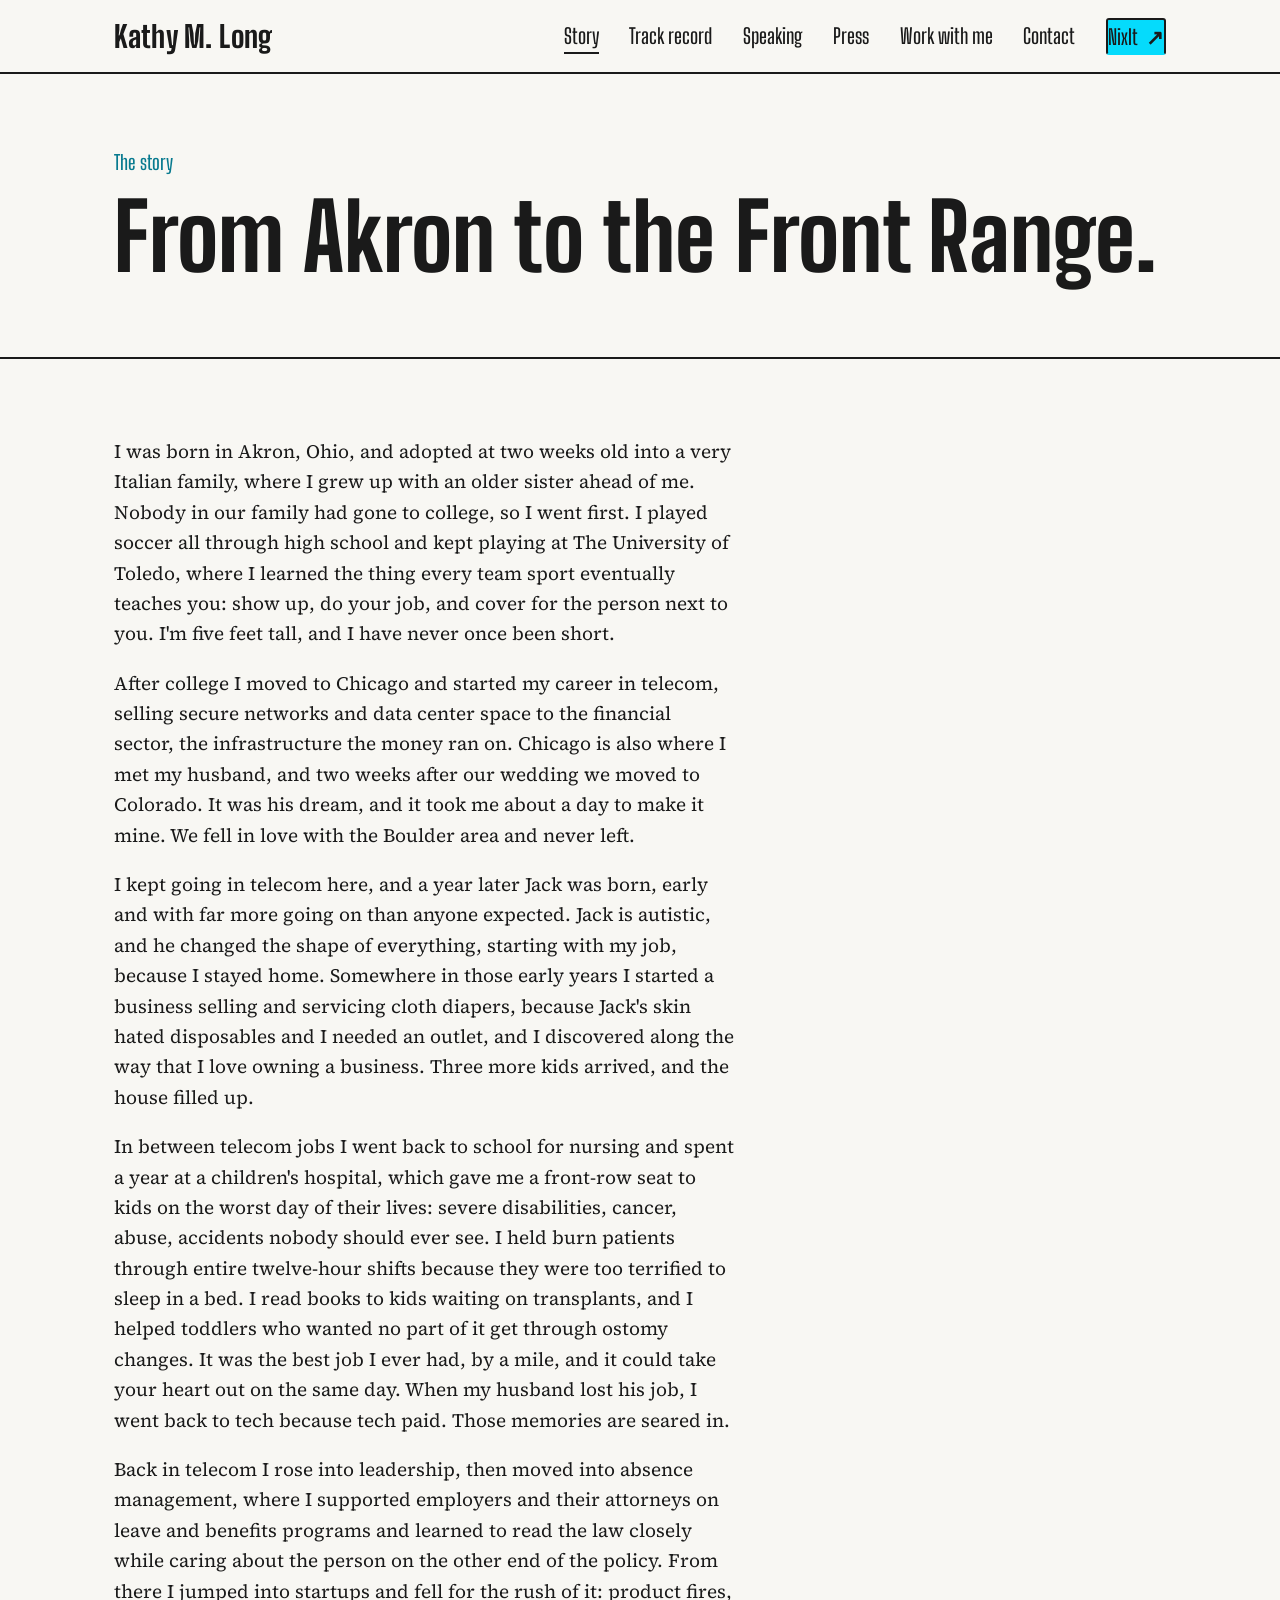
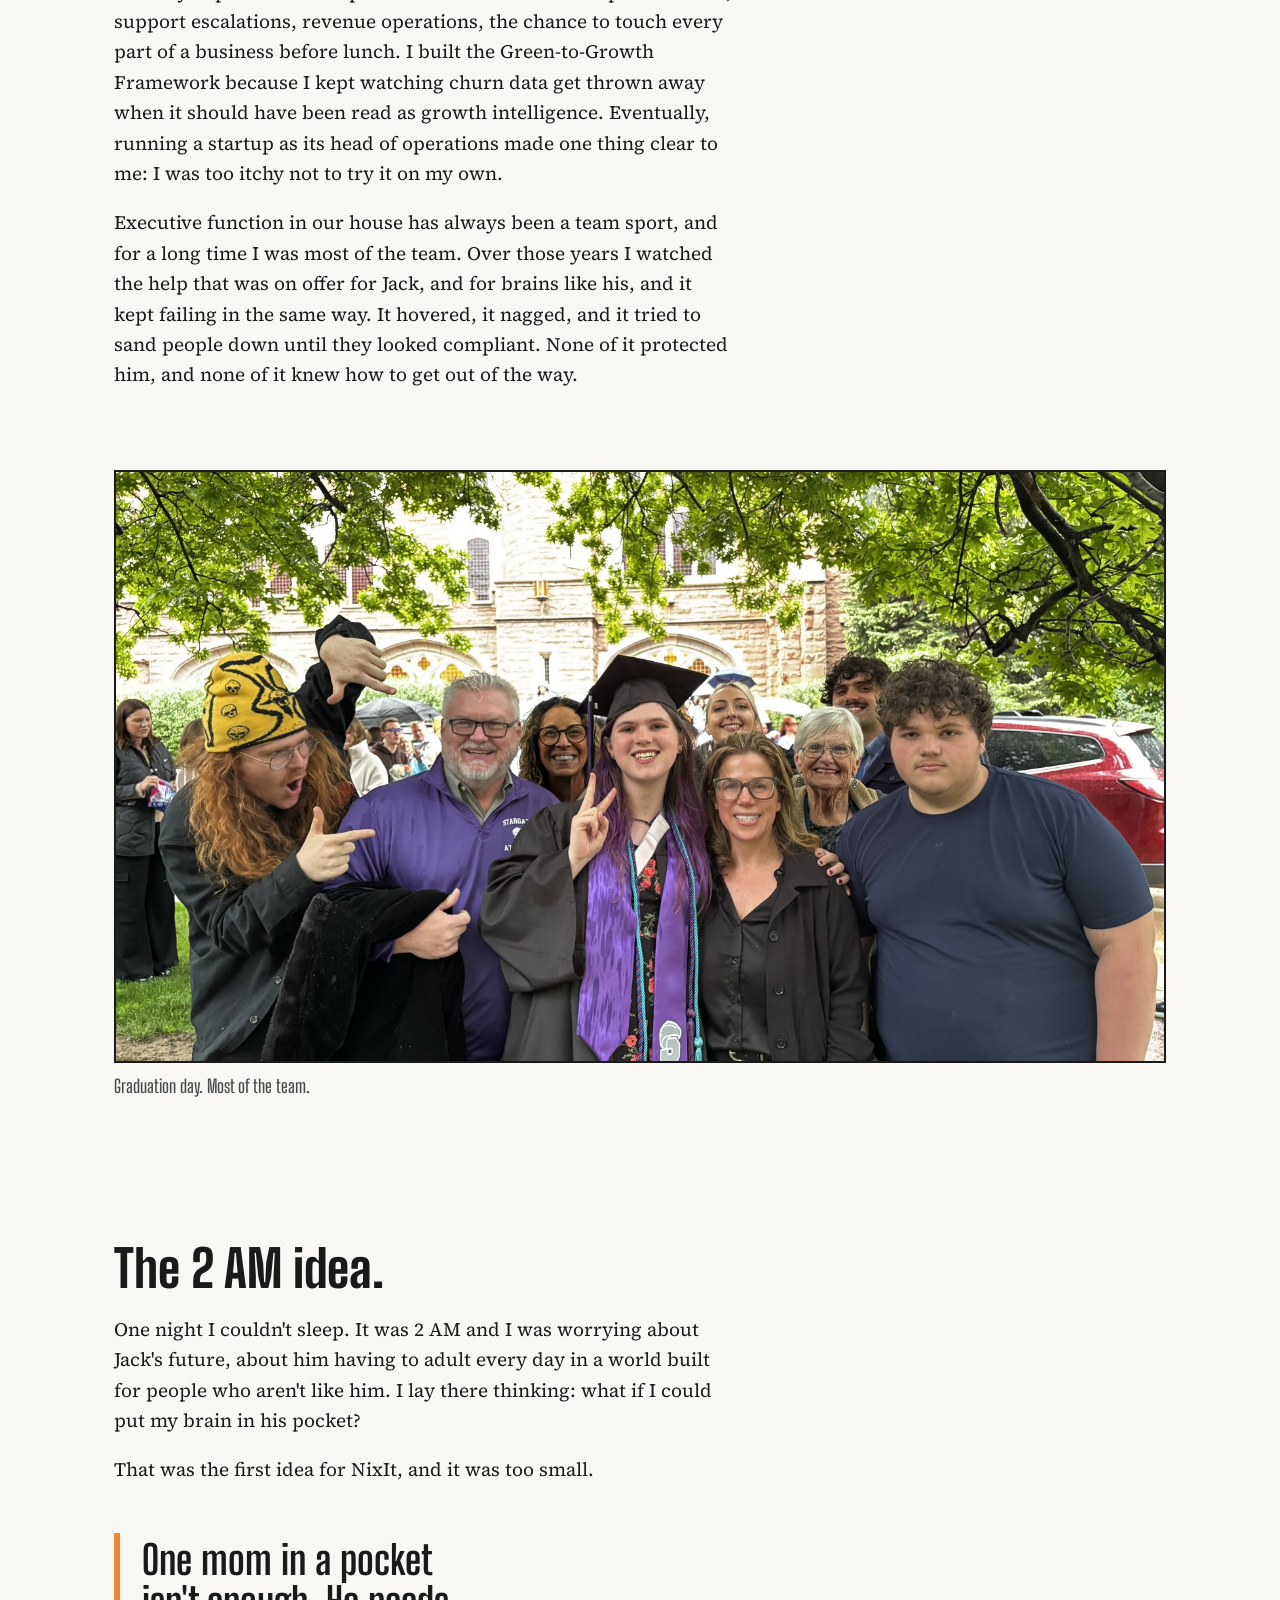
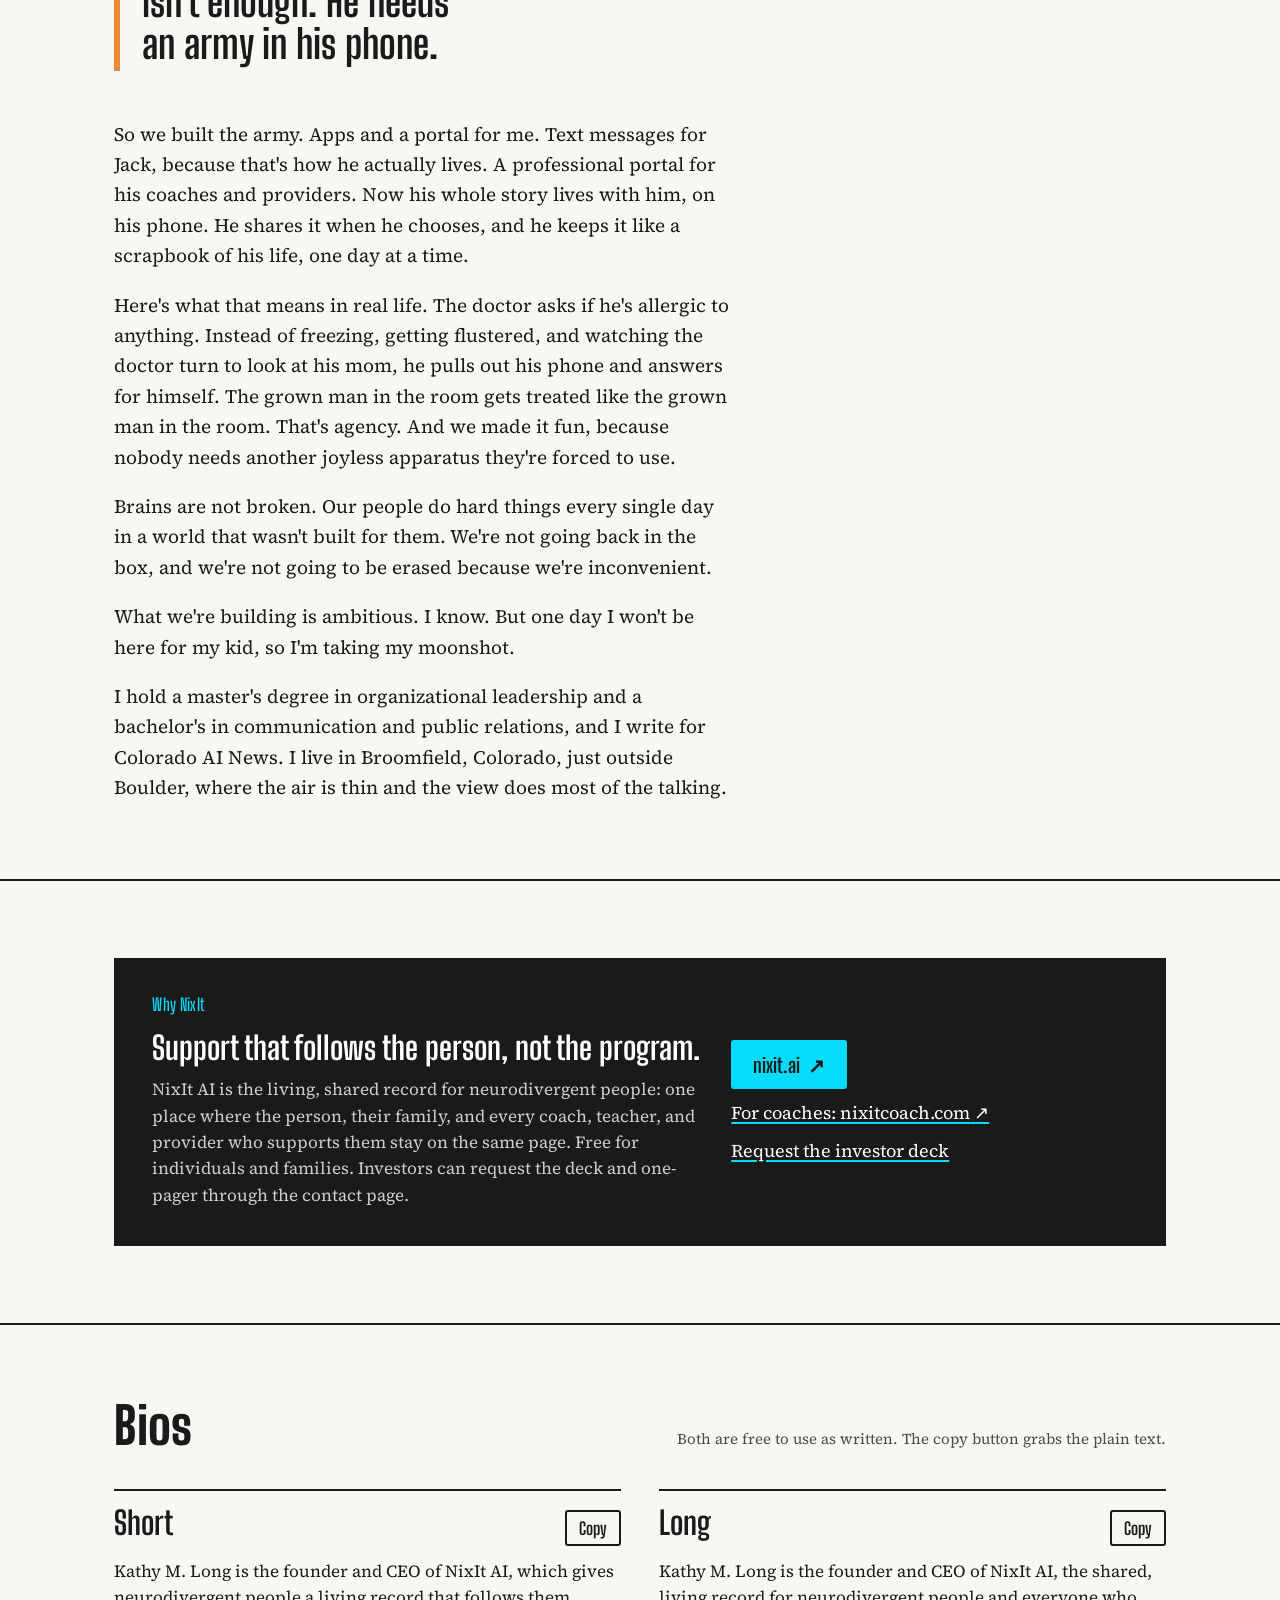
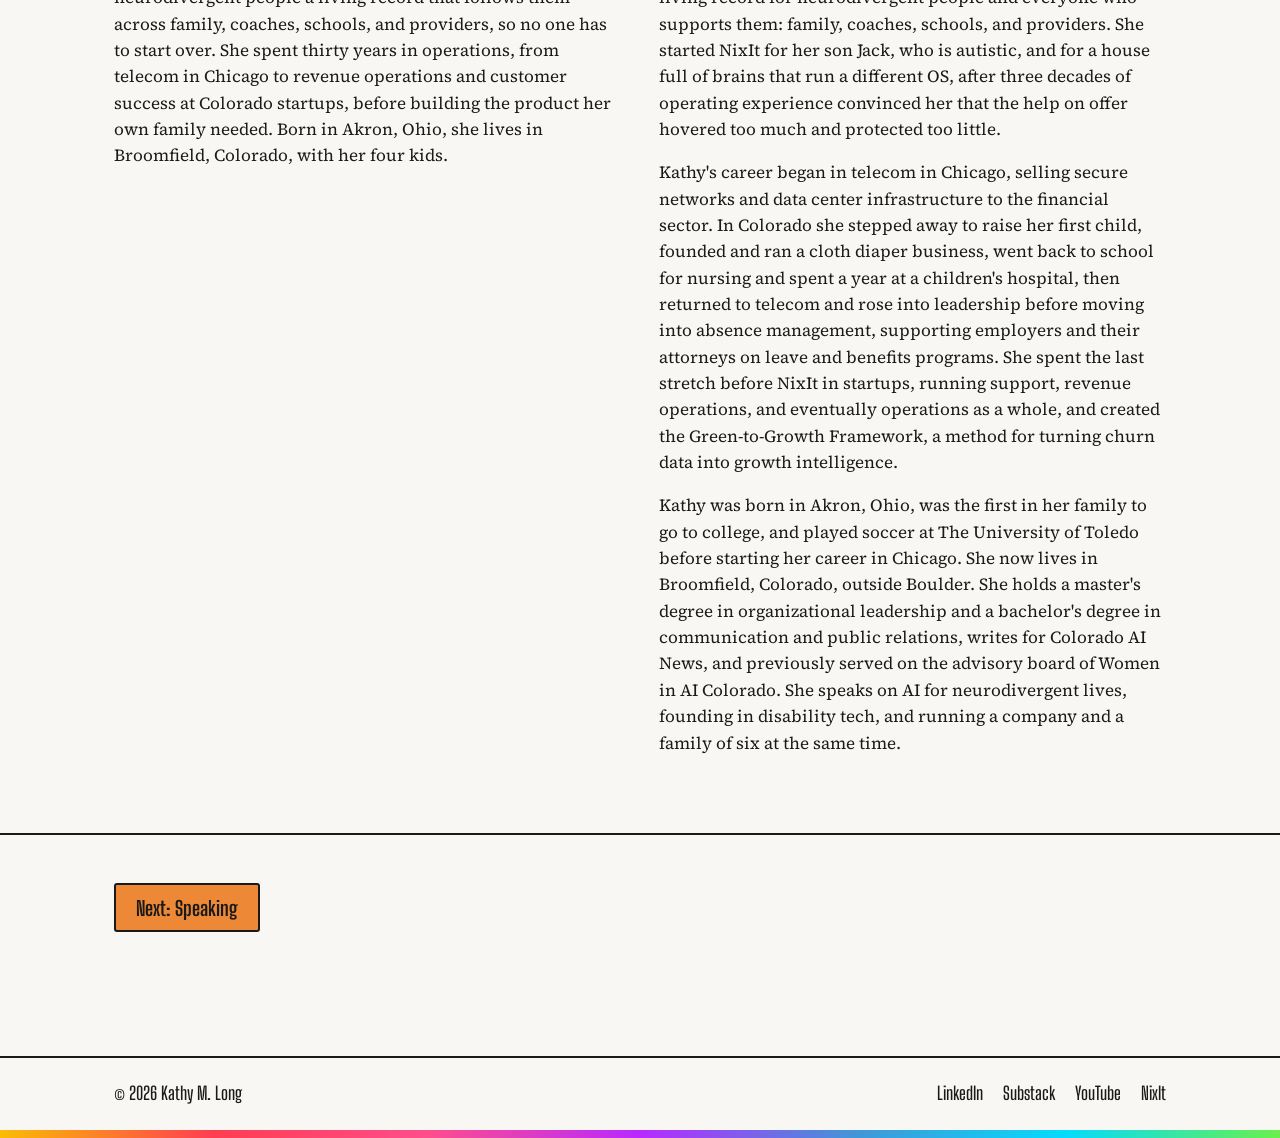
<file: story.html>
<!DOCTYPE html>
<html lang="en">
<head>
<meta charset="utf-8">
<meta name="viewport" content="width=device-width, initial-scale=1">
<title>Story | Kathy M. Long</title>
<meta name="description" content="From Akron to the Front Range. Adopted at two weeks, first in her family to go to college, telecom, a year at a children's hospital, four kids, and the reason Kathy M. Long founded NixIt AI.">
<link rel="canonical" href="https://kathymlong.com/story.html">
<meta property="og:type" content="article">
<meta property="og:title" content="From Akron to the Front Range | Kathy M. Long">
<meta property="og:description" content="Thirty years of revenue operations, four kids, and the reason Kathy M. Long founded NixIt AI.">
<meta property="og:url" content="https://kathymlong.com/story.html">
<meta property="og:image" content="https://kathymlong.com/assets/og.jpg">
<link rel="icon" href="favicon.svg" type="image/svg+xml">
<link rel="stylesheet" href="styles.css">
</head>
<body>
<a class="skip" href="#main">Skip to content</a>

<header class="site-head">
  <div class="wrap">
    <a class="brand" href="index.html">Kathy M. Long</a>
    <button class="nav-toggle" aria-expanded="false" aria-controls="nav" aria-label="Menu"><span></span></button>
    <nav class="nav" id="nav">
      <a href="story.html" aria-current="page">Story</a>
      <a href="record.html">Track record</a>
      <a href="speaking.html">Speaking</a>
      <a href="press.html">Press</a>
      <a href="work.html">Work with me</a>
      <a href="contact.html">Contact</a>
      <a class="btn btn-cyan btn-sm ext" href="https://nixit.ai" rel="noopener">NixIt</a>
    </nav>
  </div>
</header>

<main id="main">

  <section class="section">
    <div class="wrap">
      <p class="kicker">The story</p>
      <h1 style="margin-top:10px">From Akron to the Front Range.</h1>
    </div>
  </section>

  <section class="section">
    <div class="wrap story-grid story-grid-solo">
      <div class="prose">
        <!-- Kathy's story, in her voice. Flowing narrative, not fragments. -->
        <p>I was born in Akron, Ohio, and adopted at two weeks old into a very Italian family, where I grew up with an older sister ahead of me. Nobody in our family had gone to college, so I went first. I played soccer all through high school and kept playing at The University of Toledo, where I learned the thing every team sport eventually teaches you: show up, do your job, and cover for the person next to you. I'm five feet tall, and I have never once been short.</p>
        <p>After college I moved to Chicago and started my career in telecom, selling secure networks and data center space to the financial sector, the infrastructure the money ran on. Chicago is also where I met my husband, and two weeks after our wedding we moved to Colorado. It was his dream, and it took me about a day to make it mine. We fell in love with the Boulder area and never left.</p>
        <p>I kept going in telecom here, and a year later Jack was born, early and with far more going on than anyone expected. Jack is autistic, and he changed the shape of everything, starting with my job, because I stayed home. Somewhere in those early years I started a business selling and servicing cloth diapers, because Jack's skin hated disposables and I needed an outlet, and I discovered along the way that I love owning a business. Three more kids arrived, and the house filled up.</p>
        <p>In between telecom jobs I went back to school for nursing and spent a year at a children's hospital, which gave me a front-row seat to kids on the worst day of their lives: severe disabilities, cancer, abuse, accidents nobody should ever see. I held burn patients through entire twelve-hour shifts because they were too terrified to sleep in a bed. I read books to kids waiting on transplants, and I helped toddlers who wanted no part of it get through ostomy changes. It was the best job I ever had, by a mile, and it could take your heart out on the same day. When my husband lost his job, I went back to tech because tech paid. Those memories are seared in.</p>
        <p>Back in telecom I rose into leadership, then moved into absence management, where I supported employers and their attorneys on leave and benefits programs and learned to read the law closely while caring about the person on the other end of the policy. From there I jumped into startups and fell for the rush of it: product fires, support escalations, revenue operations, the chance to touch every part of a business before lunch. I built the Green-to-Growth Framework because I kept watching churn data get thrown away when it should have been read as growth intelligence. Eventually, running a startup as its head of operations made one thing clear to me: I was too itchy not to try it on my own.</p>
        <p>Executive function in our house has always been a team sport, and for a long time I was most of the team. Over those years I watched the help that was on offer for Jack, and for brains like his, and it kept failing in the same way. It hovered, it nagged, and it tried to sand people down until they looked compliant. None of it protected him, and none of it knew how to get out of the way.</p>
      </div>
      <figure class="wide-photo">
        <img src="assets/story-family.jpg" alt="Kathy with her family at a graduation, everyone crowded under a tree and laughing" width="1600" height="900" loading="lazy">
        <figcaption>Graduation day. Most of the team.</figcaption>
      </figure>
      <div class="prose">
        <h2 id="moonshot" style="margin:clamp(28px,4vw,48px) 0 20px">The 2 AM idea.</h2>
        <p>One night I couldn't sleep. It was 2 AM and I was worrying about Jack's future, about him having to adult every day in a world built for people who aren't like him. I lay there thinking: what if I could put my brain in his pocket?</p>
        <p>That was the first idea for NixIt, and it was too small.</p>
        <div class="pull"><p>One mom in a pocket isn't enough. He needs an army in his phone.</p></div>
        <p>So we built the army. Apps and a portal for me. Text messages for Jack, because that's how he actually lives. A professional portal for his coaches and providers. Now his whole story lives with him, on his phone. He shares it when he chooses, and he keeps it like a scrapbook of his life, one day at a time.</p>
        <p>Here's what that means in real life. The doctor asks if he's allergic to anything. Instead of freezing, getting flustered, and watching the doctor turn to look at his mom, he pulls out his phone and answers for himself. The grown man in the room gets treated like the grown man in the room. That's agency. And we made it fun, because nobody needs another joyless apparatus they're forced to use.</p>
        <p>Brains are not broken. Our people do hard things every single day in a world that wasn't built for them. We're not going back in the box, and we're not going to be erased because we're inconvenient.</p>
        <p>What we're building is ambitious. I know. But one day I won't be here for my kid, so I'm taking my moonshot.</p>
        <p>I hold a master's degree in organizational leadership and a bachelor's in communication and public relations, and I write for Colorado AI News. I live in Broomfield, Colorado, just outside Boulder, where the air is thin and the view does most of the talking.</p>
      </div>
      <!-- Side column: hidden until there is a mountain photo. Add <img> tiles, remove .todo, and drop story-grid-solo above. -->
      <div class="photo-stack todo">
        <div class="photo tall" aria-hidden="true">Mountains</div>
        <div class="photo" aria-hidden="true">Soccer days</div>
      </div>
    </div>
  </section>

  <section class="section">
    <div class="wrap">
      <div class="panel">
        <div>
          <p class="kicker">Why NixIt</p>
          <h3 style="margin-top:8px">Support that follows the person, not the program.</h3>
          <p style="margin-top:12px">NixIt AI is the living, shared record for neurodivergent people: one place where the person, their family, and every coach, teacher, and provider who supports them stay on the same page. Free for individuals and families. Investors can request the deck and one-pager through the contact page.</p>
        </div>
        <div class="panel-links">
          <a class="btn ext" href="https://nixit.ai" rel="noopener">nixit.ai</a>
          <a href="https://nixitcoach.com" rel="noopener" class="ext">For coaches: nixitcoach.com</a>
          <a href="contact.html?about=investing">Request the investor deck</a>
        </div>
      </div>
    </div>
  </section>

  <section class="section">
    <div class="wrap">
      <div class="section-head">
        <h2>Bios</h2>
        <p class="small">Both are free to use as written. The copy button grabs the plain text.</p>
      </div>
      <div class="bios">
        <article class="bio">
          <div class="bio-head"><h3>Short</h3><button class="copy-btn" type="button" data-copy="bio-short">Copy</button></div>
          <div id="bio-short">
            <p>Kathy M. Long is the founder and CEO of NixIt AI, which gives neurodivergent people a living record that follows them across family, coaches, schools, and providers, so no one has to start over. She spent thirty years in operations, from telecom in Chicago to revenue operations and customer success at Colorado startups, before building the product her own family needed. Born in Akron, Ohio, she lives in Broomfield, Colorado, with her four kids.</p>
          </div>
        </article>
        <article class="bio">
          <div class="bio-head"><h3>Long</h3><button class="copy-btn" type="button" data-copy="bio-long">Copy</button></div>
          <div id="bio-long">
            <p>Kathy M. Long is the founder and CEO of NixIt AI, the shared, living record for neurodivergent people and everyone who supports them: family, coaches, schools, and providers. She started NixIt for her son Jack, who is autistic, and for a house full of brains that run a different OS, after three decades of operating experience convinced her that the help on offer hovered too much and protected too little.</p>
            <p>Kathy's career began in telecom in Chicago, selling secure networks and data center infrastructure to the financial sector. In Colorado she stepped away to raise her first child, founded and ran a cloth diaper business, went back to school for nursing and spent a year at a children's hospital, then returned to telecom and rose into leadership before moving into absence management, supporting employers and their attorneys on leave and benefits programs. She spent the last stretch before NixIt in startups, running support, revenue operations, and eventually operations as a whole, and created the Green-to-Growth Framework, a method for turning churn data into growth intelligence.</p>
            <p>Kathy was born in Akron, Ohio, was the first in her family to go to college, and played soccer at The University of Toledo before starting her career in Chicago. She now lives in Broomfield, Colorado, outside Boulder. She holds a master's degree in organizational leadership and a bachelor's degree in communication and public relations, writes for Colorado AI News, and previously served on the advisory board of Women in AI Colorado. She speaks on AI for neurodivergent lives, founding in disability tech, and running a company and a family of six at the same time.</p>
          </div>
        </article>
      </div>
    </div>
  </section>

  <section class="section section-tight">
    <div class="wrap">
      <a class="btn btn-primary" href="speaking.html">Next: Speaking</a>
    </div>
  </section>

</main>

<footer class="site-foot">
  <div class="wrap">
    <span>&copy; <span data-year>2026</span> Kathy M. Long</span>
    <nav aria-label="Elsewhere">
      <a href="#" data-linkedin rel="noopener">LinkedIn</a>
      <a href="#" data-substack-home rel="noopener">Substack</a>
      <a href="#" data-youtube rel="noopener">YouTube</a>
      <a href="https://nixit.ai" rel="noopener">NixIt</a>
    </nav>
  </div>
  <div class="spectrum" aria-hidden="true"></div>
</footer>

<script src="site.js" defer></script>
</body>
</html>
</file>
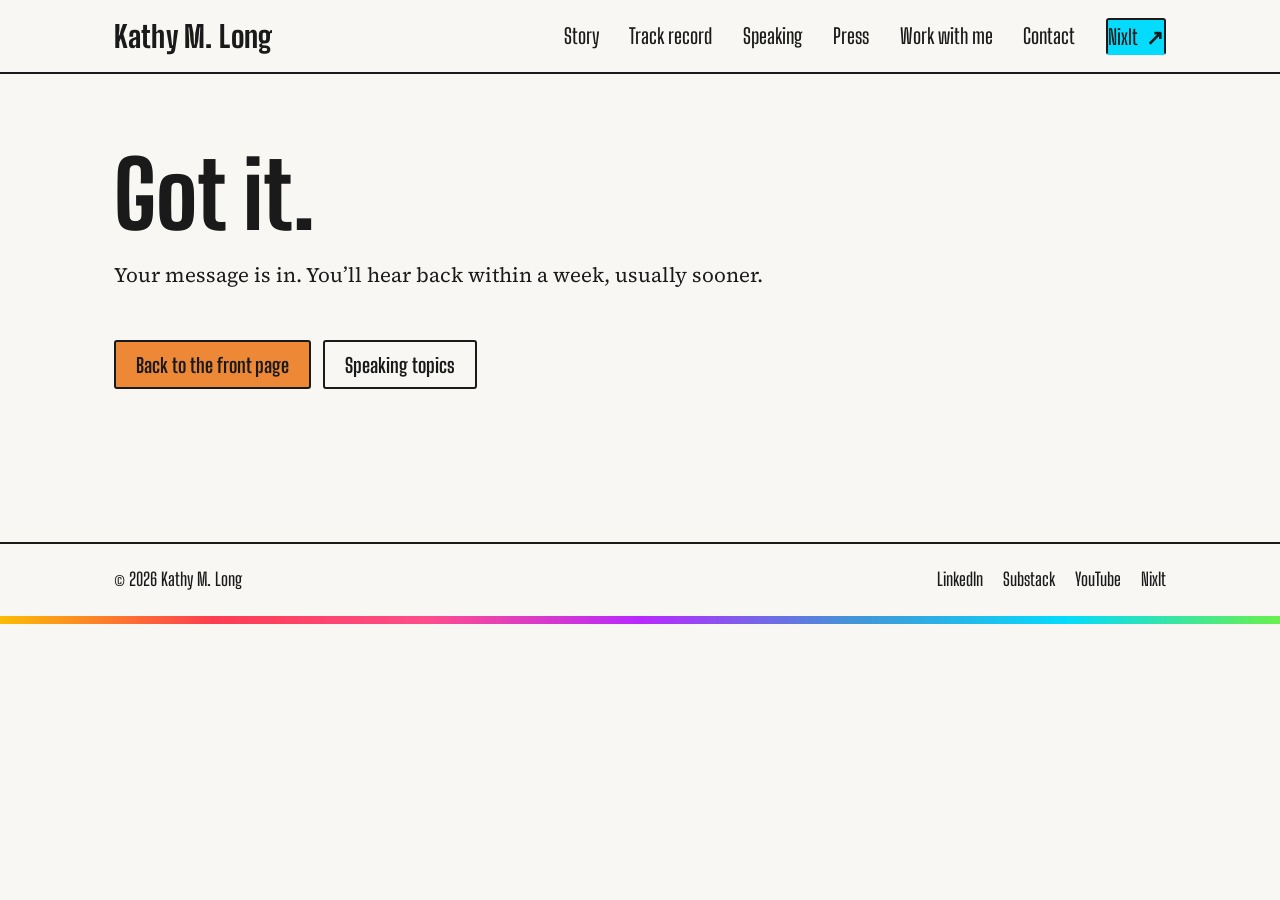
<file: thanks.html>
<!DOCTYPE html>
<html lang="en">
<head>
<meta charset="utf-8">
<meta name="viewport" content="width=device-width, initial-scale=1">
<title>Sent | Kathy M. Long</title>
<meta name="robots" content="noindex">
<link rel="icon" href="favicon.svg" type="image/svg+xml">
<link rel="stylesheet" href="styles.css">
</head>
<body>
<a class="skip" href="#main">Skip to content</a>
<header class="site-head">
  <div class="wrap">
    <a class="brand" href="index.html">Kathy M. Long</a>
    <button class="nav-toggle" aria-expanded="false" aria-controls="nav" aria-label="Menu"><span></span></button>
    <nav class="nav" id="nav">
      <a href="story.html">Story</a>
      <a href="record.html">Track record</a>
      <a href="speaking.html">Speaking</a>
      <a href="press.html">Press</a>
      <a href="work.html">Work with me</a>
      <a href="contact.html">Contact</a>
      <a class="btn btn-cyan btn-sm ext" href="https://nixit.ai" rel="noopener">NixIt</a>
    </nav>
  </div>
</header>
<main id="main">
  <section class="section">
    <div class="wrap stack" style="gap:22px">
      <h1>Got it.</h1>
      <p class="lede">Your message is in. You’ll hear back within a week, usually sooner.</p>
      <div class="hero-actions"><a class="btn btn-primary" href="index.html">Back to the front page</a><a class="btn" href="speaking.html">Speaking topics</a></div>
    </div>
  </section>
</main>
<footer class="site-foot">
  <div class="wrap">
    <span>&copy; <span data-year>2026</span> Kathy M. Long</span>
    <nav aria-label="Elsewhere">
      <a href="#" data-linkedin rel="noopener">LinkedIn</a>
      <a href="#" data-substack-home rel="noopener">Substack</a>
      <a href="#" data-youtube rel="noopener">YouTube</a>
      <a href="https://nixit.ai" rel="noopener">NixIt</a>
    </nav>
  </div>
  <div class="spectrum" aria-hidden="true"></div>
</footer>
<script src="site.js" defer></script>
</body>
</html>
</file>
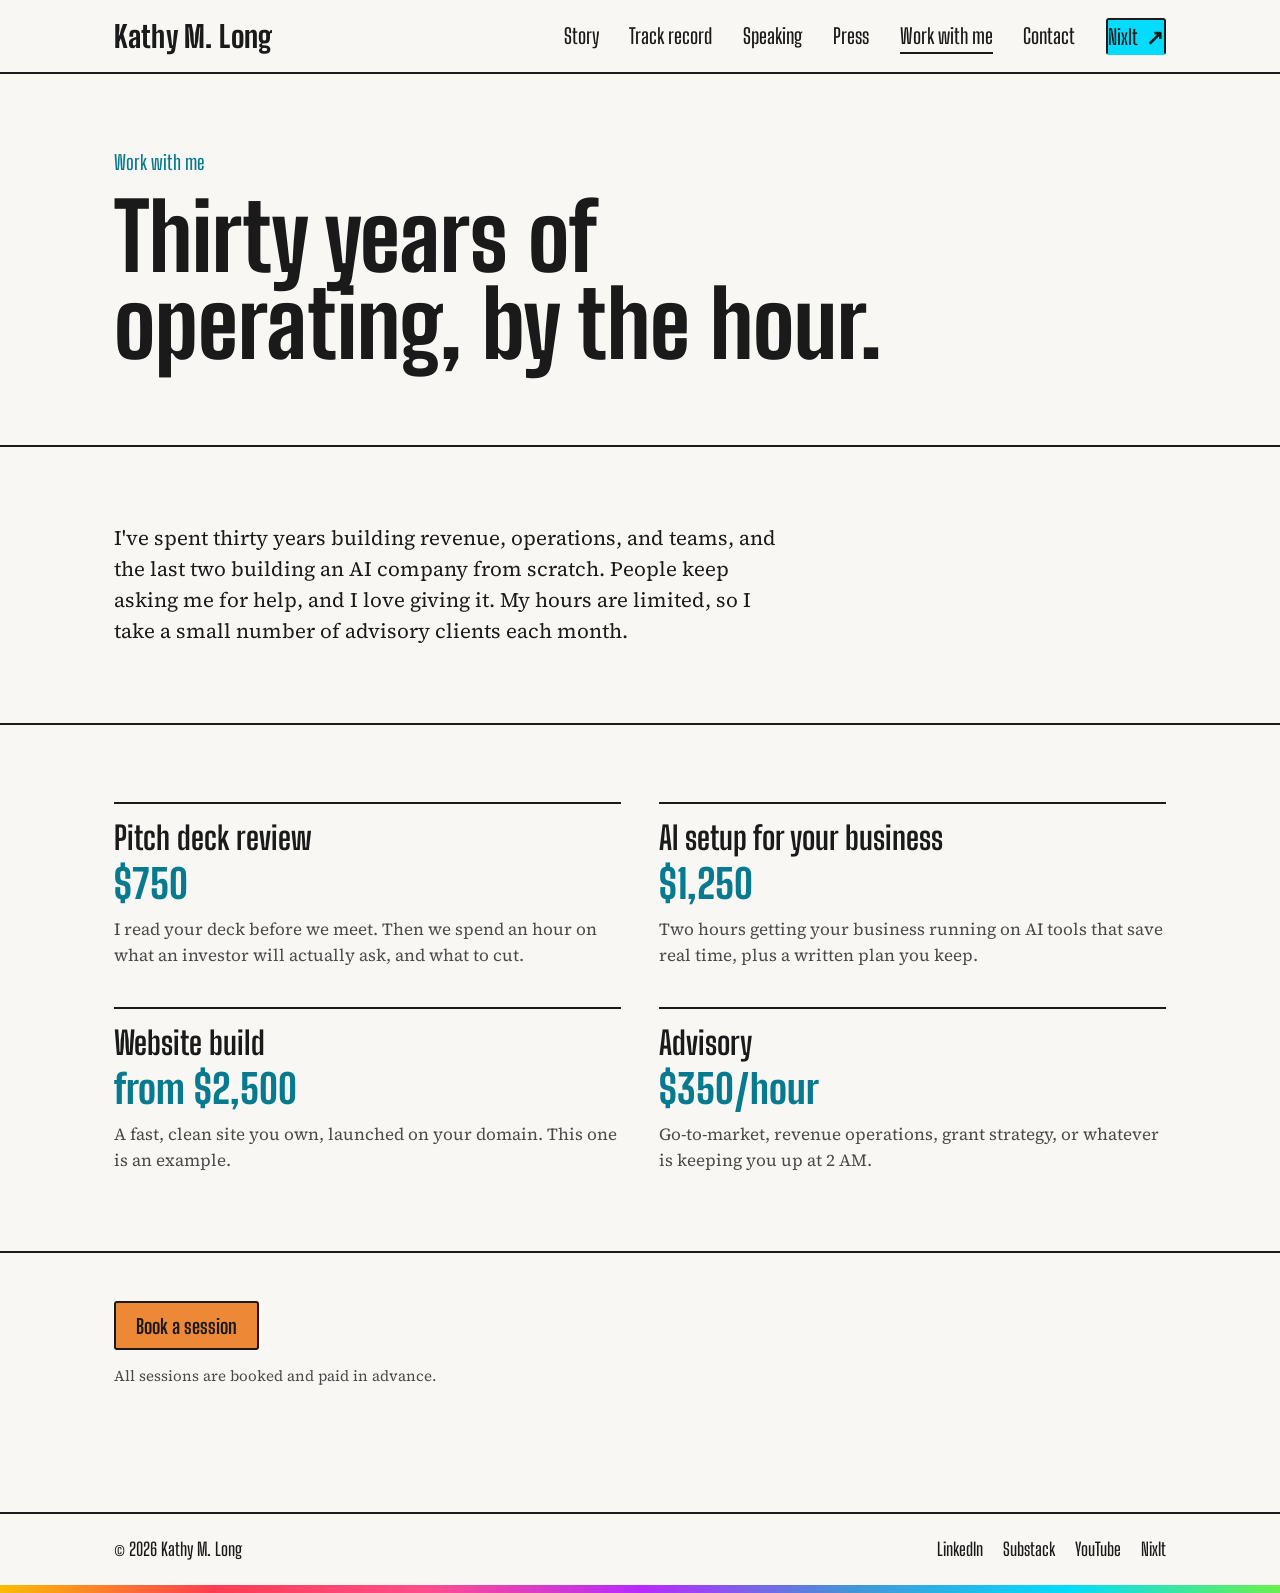
<file: work.html>
<!DOCTYPE html>
<html lang="en">
<head>
<meta charset="utf-8">
<meta name="viewport" content="width=device-width, initial-scale=1">
<title>Work with me | Kathy M. Long</title>
<meta name="description" content="Pitch deck reviews, AI setup, website builds, and advisory sessions with Kathy M. Long.">
<link rel="canonical" href="https://kathymlong.com/work.html">
<link rel="icon" href="favicon.svg" type="image/svg+xml">
<link rel="stylesheet" href="styles.css">
</head>
<body>
<a class="skip" href="#main">Skip to content</a>
<header class="site-head">
  <div class="wrap">
    <a class="brand" href="index.html">Kathy M. Long</a>
    <button class="nav-toggle" aria-expanded="false" aria-controls="nav" aria-label="Menu"><span></span></button>
    <nav class="nav" id="nav">
      <a href="story.html">Story</a>
      <a href="record.html">Track record</a>
      <a href="speaking.html">Speaking</a>
      <a href="press.html">Press</a>
      <a href="work.html" aria-current="page">Work with me</a>
      <a href="contact.html">Contact</a>
      <a class="btn btn-cyan btn-sm ext" href="https://nixit.ai" rel="noopener">NixIt</a>
    </nav>
  </div>
</header>
<main id="main">

  <section class="section">
    <div class="wrap section-head" style="margin-bottom:0">
      <div>
        <p class="kicker">Work with me</p>
        <h1 style="margin-top:10px">Thirty years of operating, by the hour.</h1>
      </div>
    </div>
  </section>

  <section class="section">
    <div class="wrap">
      <p class="lede">I've spent thirty years building revenue, operations, and teams, and the last two building an AI company from scratch. People keep asking me for help, and I love giving it. My hours are limited, so I take a small number of advisory clients each month.</p>
    </div>
  </section>

  <section class="section">
    <div class="wrap">
      <div class="offers">
        <article class="offer">
          <h3>Pitch deck review</h3>
          <p class="price">$750</p>
          <p>I read your deck before we meet. Then we spend an hour on what an investor will actually ask, and what to cut.</p>
        </article>
        <article class="offer">
          <h3>AI setup for your business</h3>
          <p class="price">$1,250</p>
          <p>Two hours getting your business running on AI tools that save real time, plus a written plan you keep.</p>
        </article>
        <article class="offer">
          <h3>Website build</h3>
          <p class="price">from $2,500</p>
          <p>A fast, clean site you own, launched on your domain. This one is an example.</p>
        </article>
        <article class="offer">
          <h3>Advisory</h3>
          <p class="price">$350/hour</p>
          <p>Go-to-market, revenue operations, grant strategy, or whatever is keeping you up at 2 AM.</p>
        </article>
      </div>
    </div>
  </section>

  <section class="section section-tight">
    <div class="wrap stack" style="gap:14px">
      <a class="btn btn-primary" href="contact.html?about=advisory" style="align-self:flex-start">Book a session</a>
      <p class="small">All sessions are booked and paid in advance.</p>
    </div>
  </section>

</main>
<footer class="site-foot">
  <div class="wrap">
    <span>&copy; <span data-year>2026</span> Kathy M. Long</span>
    <nav aria-label="Elsewhere">
      <a href="#" data-linkedin rel="noopener">LinkedIn</a>
      <a href="#" data-substack-home rel="noopener">Substack</a>
      <a href="#" data-youtube rel="noopener">YouTube</a>
      <a href="https://nixit.ai" rel="noopener">NixIt</a>
    </nav>
  </div>
  <div class="spectrum" aria-hidden="true"></div>
</footer>
<script src="site.js" defer></script>
</body>
</html>
</file>
<file: styles.css>
/* kathymlong.com
   Type: Big Shoulders Display (headlines, UI) + Source Serif 4 (reading)
   Color: paper, ink, NixIt orange (one primary action), cyan (focus, NixIt link), teal (labels)
*/

/* Self-hosted type (SIL Open Font License; see assets/fonts/) */
@font-face { font-family: "Big Shoulders Display"; font-weight: 600; font-style: normal; font-display: swap; src: url("assets/fonts/big-shoulders-display-latin-600-normal.woff2") format("woff2"); }
@font-face { font-family: "Big Shoulders Display"; font-weight: 700; font-style: normal; font-display: swap; src: url("assets/fonts/big-shoulders-display-latin-700-normal.woff2") format("woff2"); }
@font-face { font-family: "Big Shoulders Display"; font-weight: 800; font-style: normal; font-display: swap; src: url("assets/fonts/big-shoulders-display-latin-800-normal.woff2") format("woff2"); }
@font-face { font-family: "Source Serif 4"; font-weight: 400; font-style: normal; font-display: swap; src: url("assets/fonts/source-serif-4-latin-400-normal.woff2") format("woff2"); }
@font-face { font-family: "Source Serif 4"; font-weight: 600; font-style: normal; font-display: swap; src: url("assets/fonts/source-serif-4-latin-600-normal.woff2") format("woff2"); }
@font-face { font-family: "Source Serif 4"; font-weight: 400; font-style: italic; font-display: swap; src: url("assets/fonts/source-serif-4-latin-400-italic.woff2") format("woff2"); }

:root {
  --paper: #F8F7F3;
  --paper-deep: #EFEDE6;
  --ink: #1A1A1A;
  --ink-soft: #4A4A4A;
  --ink-mute: #767672;
  --rule: #1A1A1A;
  --rule-light: #CFCDC5;
  --teal: #087A8F;
  --orange: #ED8936;
  --orange-deep: #D9752A;
  --cyan: #05DBFC;
  --panel: #1A1A1A;
  --panel-text: #F5F5F5;

  --display: "Big Shoulders Display", "Arial Narrow", Impact, sans-serif;
  --serif: "Source Serif 4", Georgia, "Times New Roman", serif;

  --measure: 62ch;
  --gutter: clamp(20px, 5vw, 64px);
  --max: 1180px;
}

* { box-sizing: border-box; }
html { -webkit-text-size-adjust: 100%; scroll-behavior: smooth; }
@media (prefers-reduced-motion: reduce) { html { scroll-behavior: auto; } * { transition: none !important; animation: none !important; } }

body {
  margin: 0;
  background: var(--paper);
  color: var(--ink);
  font-family: var(--serif);
  font-size: 18px;
  line-height: 1.55;
  font-feature-settings: "kern", "liga";
}

img { max-width: 100%; display: block; }
a { color: var(--ink); text-decoration-color: var(--teal); text-decoration-thickness: 1.5px; text-underline-offset: 3px; }
a:hover { color: var(--teal); }
:focus-visible { outline: 3px solid var(--cyan); outline-offset: 3px; border-radius: 2px; }

.skip { position: absolute; left: -999px; top: 8px; background: var(--ink); color: #fff; padding: 8px 12px; z-index: 100; font-family: var(--display); font-size: 18px; }
.skip:focus { left: 8px; }

.wrap { max-width: var(--max); margin: 0 auto; padding-left: var(--gutter); padding-right: var(--gutter); }

/* ---------- Display type ---------- */
h1, h2, h3, .display { font-family: var(--display); font-weight: 800; line-height: 0.95; margin: 0; letter-spacing: 0; text-wrap: balance; }
h1 { font-size: clamp(52px, 7.2vw, 96px); }
h2 { font-size: clamp(34px, 4vw, 52px); }
h3 { font-size: clamp(26px, 2.6vw, 32px); font-weight: 700; line-height: 1; }
.lede { font-size: clamp(19px, 1.6vw, 22px); line-height: 1.5; max-width: var(--measure); color: var(--ink); }
.kicker { font-family: var(--display); font-weight: 600; font-size: 20px; color: var(--teal); letter-spacing: 0.01em; line-height: 1.1; }
.small { font-size: 15px; color: var(--ink-soft); }
p { margin: 0 0 1em; max-width: var(--measure); }
p:last-child { margin-bottom: 0; }

/* ---------- Buttons ---------- */
.btn {
  display: inline-flex; align-items: center; justify-content: center; gap: 8px;
  font-family: var(--display); font-weight: 700; font-size: 20px; line-height: 1;
  padding: 13px 20px 12px; border: 2px solid var(--ink); border-radius: 3px;
  background: var(--paper); color: var(--ink); text-decoration: none; cursor: pointer;
  transition: background .15s, transform .08s;
  white-space: nowrap;
}
.btn:hover { color: var(--ink); background: var(--paper-deep); }
.btn:active { transform: translateY(1px); }
.btn-primary { background: var(--orange); }
.btn-primary:hover { background: var(--orange-deep); }
.btn-cyan { background: var(--cyan); }
.btn-cyan:hover { background: #04C4E2; }
.btn-sm { font-size: 17px; padding: 8px 14px 7px; }

/* ---------- Header / nav ---------- */
.site-head { border-bottom: 2px solid var(--rule); }
.site-head .wrap { display: flex; align-items: center; justify-content: space-between; gap: 24px; min-height: 72px; }
.brand { font-family: var(--display); font-weight: 800; font-size: 30px; text-decoration: none; letter-spacing: 0.005em; line-height: 1; }
.brand:hover { color: var(--ink); }
.nav { display: flex; align-items: center; gap: clamp(16px, 2.4vw, 32px); }
.nav a { font-family: var(--display); font-weight: 600; font-size: 21px; text-decoration: none; line-height: 1; padding: 6px 0; border-bottom: 2px solid transparent; }
.nav a:hover { color: var(--ink); border-bottom-color: var(--teal); }
.nav a[aria-current="page"] { border-bottom-color: var(--ink); }
.nav .btn { border-width: 2px; }
.nav-toggle { display: none; background: none; border: 2px solid var(--ink); border-radius: 3px; width: 44px; height: 40px; padding: 0; cursor: pointer; position: relative; }
.nav-toggle span, .nav-toggle span::before, .nav-toggle span::after { display: block; position: absolute; left: 10px; width: 20px; height: 2px; background: var(--ink); content: ""; }
.nav-toggle span { top: 18px; }
.nav-toggle span::before { top: -6px; left: 0; }
.nav-toggle span::after { top: 6px; left: 0; }

@media (max-width: 760px) {
  .nav-toggle { display: block; }
  .nav { display: none; position: absolute; left: 0; right: 0; top: 72px; background: var(--paper); border-bottom: 2px solid var(--rule); flex-direction: column; align-items: stretch; padding: 8px var(--gutter) 20px; gap: 4px; z-index: 50; }
  .nav.open { display: flex; }
  .nav a { font-size: 26px; padding: 10px 0; border-bottom: 1px solid var(--rule-light); }
  .nav a[aria-current="page"] { border-bottom: 1px solid var(--rule-light); color: var(--teal); }
  .nav .btn { margin-top: 12px; align-self: flex-start; }
  .site-head { position: relative; }
}

/* ---------- Sections ---------- */
main { display: block; }
.section { padding: clamp(40px, 6vw, 80px) 0; }
.section + .section { border-top: 2px solid var(--rule); }
.section-tight { padding: clamp(28px, 4vw, 48px) 0; }
.section-head { display: flex; align-items: flex-end; justify-content: space-between; gap: 24px; flex-wrap: wrap; margin-bottom: clamp(24px, 3vw, 40px); }

/* ---------- Hero (home) ---------- */
.hero { padding: clamp(32px, 5vw, 72px) 0 clamp(40px, 6vw, 80px); }
.hero .wrap { display: grid; grid-template-columns: minmax(260px, 380px) 1fr; gap: clamp(28px, 5vw, 72px); align-items: center; }
.hero-copy { display: flex; flex-direction: column; gap: 22px; }
.hero-actions { display: flex; gap: 12px; flex-wrap: wrap; margin-top: 6px; }

.portrait { margin: 0; position: relative; aspect-ratio: 4 / 5; overflow: hidden; border: 2px solid var(--ink); background: var(--panel); }
.portrait img { width: 100%; height: 100%; object-fit: cover; }
.portrait-placeholder { position: absolute; inset: 0; display: grid; place-items: center; color: var(--panel-text); background:
  linear-gradient(160deg, #262626 0%, #141414 60%, #0E0E0E 100%); }
.portrait-placeholder span { font-family: var(--display); font-weight: 800; font-size: clamp(120px, 22vw, 260px); line-height: 1; color: #2E2E2E; }
.portrait-placeholder small { position: absolute; left: 14px; bottom: 12px; font-family: var(--display); font-weight: 600; font-size: 16px; color: #8A8A8F; }

@media (max-width: 760px) {
  .hero .wrap { grid-template-columns: 1fr; }
  .portrait { max-width: 100%; aspect-ratio: 4 / 4.4; }
  h1 { font-size: clamp(46px, 13vw, 72px); }
}

/* ---------- Doors (three audiences) ---------- */
.doors { display: grid; grid-template-columns: repeat(3, 1fr); gap: clamp(20px, 3vw, 40px); }
.door { border-top: 2px solid var(--rule); padding-top: 18px; display: flex; flex-direction: column; gap: 10px; }
.door .kicker { margin-bottom: 2px; }
.door p { font-size: 17px; color: var(--ink-soft); }
.door a.more { font-family: var(--display); font-weight: 700; font-size: 20px; text-decoration: none; margin-top: auto; padding-top: 8px; }
.door a.more:hover { text-decoration: underline; text-decoration-thickness: 2px; text-underline-offset: 4px; }
@media (max-width: 760px) { .doors { grid-template-columns: 1fr; } }

/* ---------- Newsletter strip ---------- */
.newsletter { border: 2px solid var(--rule); padding: clamp(20px, 3vw, 32px); display: grid; grid-template-columns: 1.4fr 1fr; gap: 24px; align-items: center; }
.newsletter p { margin: 6px 0 0; font-size: 17px; color: var(--ink-soft); }
.subscribe { display: flex; gap: 10px; flex-wrap: wrap; }
.subscribe input { flex: 1 1 200px; }
.substack-embed { display: block; width: 100%; height: 320px; border: 2px solid var(--rule); background: #fff; }
@media (max-width: 760px) { .newsletter { grid-template-columns: 1fr; } }

/* ---------- Forms ---------- */
input, textarea, select {
  font-family: var(--serif); font-size: 17px; color: var(--ink);
  background: #fff; border: 2px solid var(--ink); border-radius: 3px; padding: 11px 12px; width: 100%;
}
input::placeholder, textarea::placeholder { color: var(--ink-mute); }
textarea { min-height: 150px; resize: vertical; line-height: 1.5; }
label { display: block; font-family: var(--display); font-weight: 600; font-size: 18px; margin-bottom: 6px; line-height: 1.1; }
.field { display: flex; flex-direction: column; }
.field-row { display: grid; grid-template-columns: 1fr 1fr; gap: 16px; }
.form-stack { display: flex; flex-direction: column; gap: 18px; max-width: 720px; }
.form-foot { display: flex; align-items: center; justify-content: space-between; gap: 16px; flex-wrap: wrap; }
.sr-only { position: absolute; width: 1px; height: 1px; margin: -1px; padding: 0; overflow: hidden; clip: rect(0 0 0 0); border: 0; }
@media (max-width: 560px) { .field-row { grid-template-columns: 1fr; } }

/* intent chips */
.chips { display: flex; gap: 8px; flex-wrap: wrap; }
.chip { position: relative; }
.chip input { position: absolute; opacity: 0; width: 1px; height: 1px; }
.chip span {
  display: inline-block; font-family: var(--display); font-weight: 700; font-size: 19px; line-height: 1;
  padding: 9px 16px 8px; border: 2px solid var(--ink); border-radius: 999px; background: var(--paper); cursor: pointer; user-select: none;
}
.chip input:checked + span { background: var(--ink); color: #fff; }
.chip input:focus-visible + span { outline: 3px solid var(--cyan); outline-offset: 3px; }
.intent-fields[hidden] { display: none; }
.form-status { font-family: var(--display); font-weight: 600; font-size: 19px; }
.form-status.ok { color: var(--teal); }
.form-status.err { color: #B3261E; }

/* ---------- Story page ---------- */
.story-grid { display: grid; grid-template-columns: minmax(0, 1.5fr) minmax(220px, 1fr); gap: clamp(28px, 5vw, 72px); align-items: start; }
.prose p { font-size: 19px; line-height: 1.6; }
.prose p + p { text-indent: 0; }
.photo-stack { display: flex; flex-direction: column; gap: 16px; position: sticky; top: 24px; }
.photo { aspect-ratio: 4 / 3; border: 2px solid var(--ink); background: var(--paper-deep); display: grid; place-items: center; color: var(--ink-mute); font-family: var(--display); font-weight: 600; font-size: 17px; }
.photo.tall { aspect-ratio: 3 / 4; }
.story-grid-solo { grid-template-columns: minmax(0, 1fr); }
.story-grid-solo .prose { max-width: 72ch; }
.wide-photo { margin: clamp(8px, 2vw, 16px) 0 clamp(20px, 3vw, 32px); grid-column: 1 / -1; }
.wide-photo img { width: 100%; height: auto; border: 2px solid var(--ink); }
.wide-photo figcaption { margin-top: 10px; font-family: var(--display); font-weight: 600; font-size: 18px; color: var(--ink-soft); }
.pull { border-left: 6px solid var(--orange); padding: 6px 0 6px 22px; margin: clamp(28px, 4vw, 48px) 0; max-width: 40ch; }
.pull p { font-family: var(--display); font-weight: 700; font-size: clamp(28px, 3.2vw, 40px); line-height: 1.05; margin: 0; text-wrap: balance; }
@media (max-width: 760px) { .story-grid { grid-template-columns: 1fr; } .photo-stack { position: static; flex-direction: row; } .photo-stack .photo { flex: 1; } }

/* NixIt panel */
.panel { background: var(--panel); color: var(--panel-text); padding: clamp(24px, 3vw, 40px); display: grid; grid-template-columns: 1.4fr 1fr; gap: 24px; align-items: center; }
.panel .kicker { color: var(--cyan); }
.panel p { color: #CFCFCF; font-size: 17px; }
.panel h3 { color: #fff; }
.panel a { color: #fff; text-decoration-color: var(--cyan); }
.panel a:hover { color: var(--cyan); }
.panel .btn { background: var(--cyan); color: var(--ink); border-color: var(--cyan); }
.panel .btn:hover { background: #04C4E2; }
.panel-links { display: flex; flex-direction: column; gap: 10px; align-items: flex-start; }
@media (max-width: 760px) { .panel { grid-template-columns: 1fr; } }

/* ---------- Bios / copy blocks ---------- */
.bios { display: grid; grid-template-columns: 1fr 1fr; gap: clamp(20px, 3vw, 40px); }
.bio { border-top: 2px solid var(--rule); padding-top: 16px; display: flex; flex-direction: column; gap: 12px; }
.bio p { font-size: 17px; }
.bio-head { display: flex; align-items: baseline; justify-content: space-between; gap: 12px; }
.copy-btn { font-family: var(--display); font-weight: 700; font-size: 17px; background: none; border: 2px solid var(--ink); border-radius: 3px; padding: 6px 12px 5px; cursor: pointer; color: var(--ink); }
.copy-btn:hover { background: var(--paper-deep); }
.copy-btn[data-done="true"] { background: var(--ink); color: #fff; }
@media (max-width: 760px) { .bios { grid-template-columns: 1fr; } }

/* ---------- Speaking ---------- */
.topics { display: grid; grid-template-columns: repeat(3, 1fr); gap: clamp(20px, 3vw, 40px); }
.topic { border-top: 2px solid var(--rule); padding-top: 16px; }
.topic p { font-size: 17px; color: var(--ink-soft); margin-top: 8px; }
.formats { display: flex; gap: 8px; flex-wrap: wrap; align-items: center; }
.formats .tag { font-family: var(--display); font-weight: 600; font-size: 18px; border: 2px solid var(--ink); border-radius: 999px; padding: 6px 14px 5px; line-height: 1; }
.talks { list-style: none; margin: 0; padding: 0; }
.talks li { display: grid; grid-template-columns: 64px 1fr auto; gap: 16px; align-items: baseline; padding: 14px 0; border-bottom: 1px solid var(--rule-light); }
.talks .year { font-family: var(--display); font-weight: 600; color: var(--ink-mute); font-size: 18px; }
.talks .title { font-size: 18px; }
.talks .tag { font-family: var(--display); font-weight: 600; font-size: 16px; border: 1.5px solid var(--ink); border-radius: 999px; padding: 4px 10px 3px; line-height: 1; }
.cta-bar { border: 2px solid var(--rule); padding: clamp(18px, 2.4vw, 28px); display: flex; align-items: center; justify-content: space-between; gap: 20px; flex-wrap: wrap; }
.cta-bar p { margin: 0; font-size: 18px; }
@media (max-width: 760px) { .topics { grid-template-columns: 1fr; } .talks li { grid-template-columns: 56px 1fr; } .talks .tag { grid-column: 2; } }

/* ---------- Press ---------- */
.headshots { display: grid; grid-template-columns: repeat(4, 1fr); gap: 16px; }
.headshot { display: block; border: 2px solid var(--ink); overflow: hidden; aspect-ratio: 4 / 5; background: var(--paper-deep); }
.headshot img { width: 100%; height: 100%; object-fit: cover; }
.headshot:hover { outline: 3px solid var(--cyan); outline-offset: -3px; }
.facts { display: grid; grid-template-columns: 1fr 1fr; gap: clamp(20px, 3vw, 40px); }
.facts-block { border-top: 2px solid var(--rule); padding-top: 16px; }
.facts dl { margin: 12px 0 0; display: grid; grid-template-columns: 110px 1fr; row-gap: 8px; column-gap: 12px; font-size: 17px; }
.facts dt { color: var(--ink-mute); }
.facts dd { margin: 0; }
.coverage { list-style: none; margin: 0; padding: 0; }
.coverage li { display: grid; grid-template-columns: 1fr auto; gap: 16px; padding: 14px 0; border-bottom: 1px solid var(--rule-light); align-items: baseline; }
@media (max-width: 760px) { .headshots { grid-template-columns: 1fr 1fr; } .facts { grid-template-columns: 1fr; } }

/* ---------- Contact ---------- */
.contact-grid { display: grid; grid-template-columns: minmax(0, 1.5fr) minmax(240px, 1fr); gap: clamp(28px, 5vw, 72px); align-items: start; }
.aside-block { border-top: 2px solid var(--rule); padding-top: 16px; }
.aside-block + .aside-block { margin-top: 28px; }
.aside-block p { font-size: 17px; color: var(--ink-soft); }
.links { display: flex; gap: 8px; flex-wrap: wrap; }
.links a { font-family: var(--display); font-weight: 700; font-size: 18px; text-decoration: none; border: 2px solid var(--ink); border-radius: 999px; padding: 7px 14px 6px; line-height: 1; }
.links a:hover { background: var(--ink); color: #fff; }
@media (max-width: 760px) { .contact-grid { grid-template-columns: 1fr; } }

/* ---------- Footer ---------- */
.site-foot { border-top: 2px solid var(--rule); margin-top: clamp(40px, 6vw, 80px); }
.site-foot .wrap { display: flex; align-items: center; justify-content: space-between; gap: 16px; flex-wrap: wrap; padding-top: 22px; padding-bottom: 22px; font-family: var(--display); font-weight: 600; font-size: 18px; }
.site-foot nav { display: flex; gap: 20px; }
.site-foot a { text-decoration: none; }
.site-foot a:hover { text-decoration: underline; text-decoration-thickness: 2px; text-underline-offset: 4px; }
.spectrum { height: 8px; background: linear-gradient(90deg, #FBBC05, #FF3D51, #FF4D8C, #B829FF, #4395D7, #05DBFC, #6AF04D); }

/* ---------- Utility ---------- */
.todo { display: none; } /* content placeholders stay hidden until real material exists */
.stack { display: flex; flex-direction: column; gap: 14px; }
.ext::after { content: " \2197"; font-family: var(--display); }

/* ---------- Four doors (home) ---------- */
.doors-4 { grid-template-columns: repeat(4, 1fr); }
@media (max-width: 1040px) { .doors-4 { grid-template-columns: repeat(2, 1fr); } }
@media (max-width: 760px) { .doors-4 { grid-template-columns: 1fr; } }
.plain { list-style: none; margin: 0; padding: 0; font-size: 17px; color: var(--ink-soft); }
.plain li { padding: 8px 0; border-bottom: 1px solid var(--rule-light); }
.plain li:last-child { border-bottom: 0; }

/* ---------- Track record ---------- */
.roles { border-top: 2px solid var(--rule); }
.role { display: grid; grid-template-columns: 220px minmax(0, 1fr); gap: clamp(20px, 4vw, 56px); padding: 26px 0; border-bottom: 1px solid var(--rule-light); }
.role-meta .year { font-family: var(--display); font-weight: 600; font-size: 18px; color: var(--ink-mute); margin: 0; }
.role-meta .org { font-family: var(--display); font-weight: 800; font-size: 28px; line-height: 1; margin: 4px 0 0; }
.role h3 { margin-bottom: 12px; }
.role ul { margin: 0; padding-left: 20px; max-width: var(--measure); }
.role li { margin: 0 0 6px; font-size: 17px; }
@media (max-width: 760px) { .role { grid-template-columns: 1fr; gap: 8px; } }

/* ---------- Work with me ---------- */
.offers { display: grid; grid-template-columns: repeat(2, 1fr); gap: clamp(20px, 3vw, 40px); }
.offer { border-top: 2px solid var(--rule); padding-top: 18px; }
.offer .price { font-family: var(--display); font-weight: 800; font-size: 40px; line-height: 1; margin: 10px 0 12px; color: var(--teal); }
.offer p:not(.price) { font-size: 17px; color: var(--ink-soft); }
@media (max-width: 760px) { .offers { grid-template-columns: 1fr; } }
</file>
